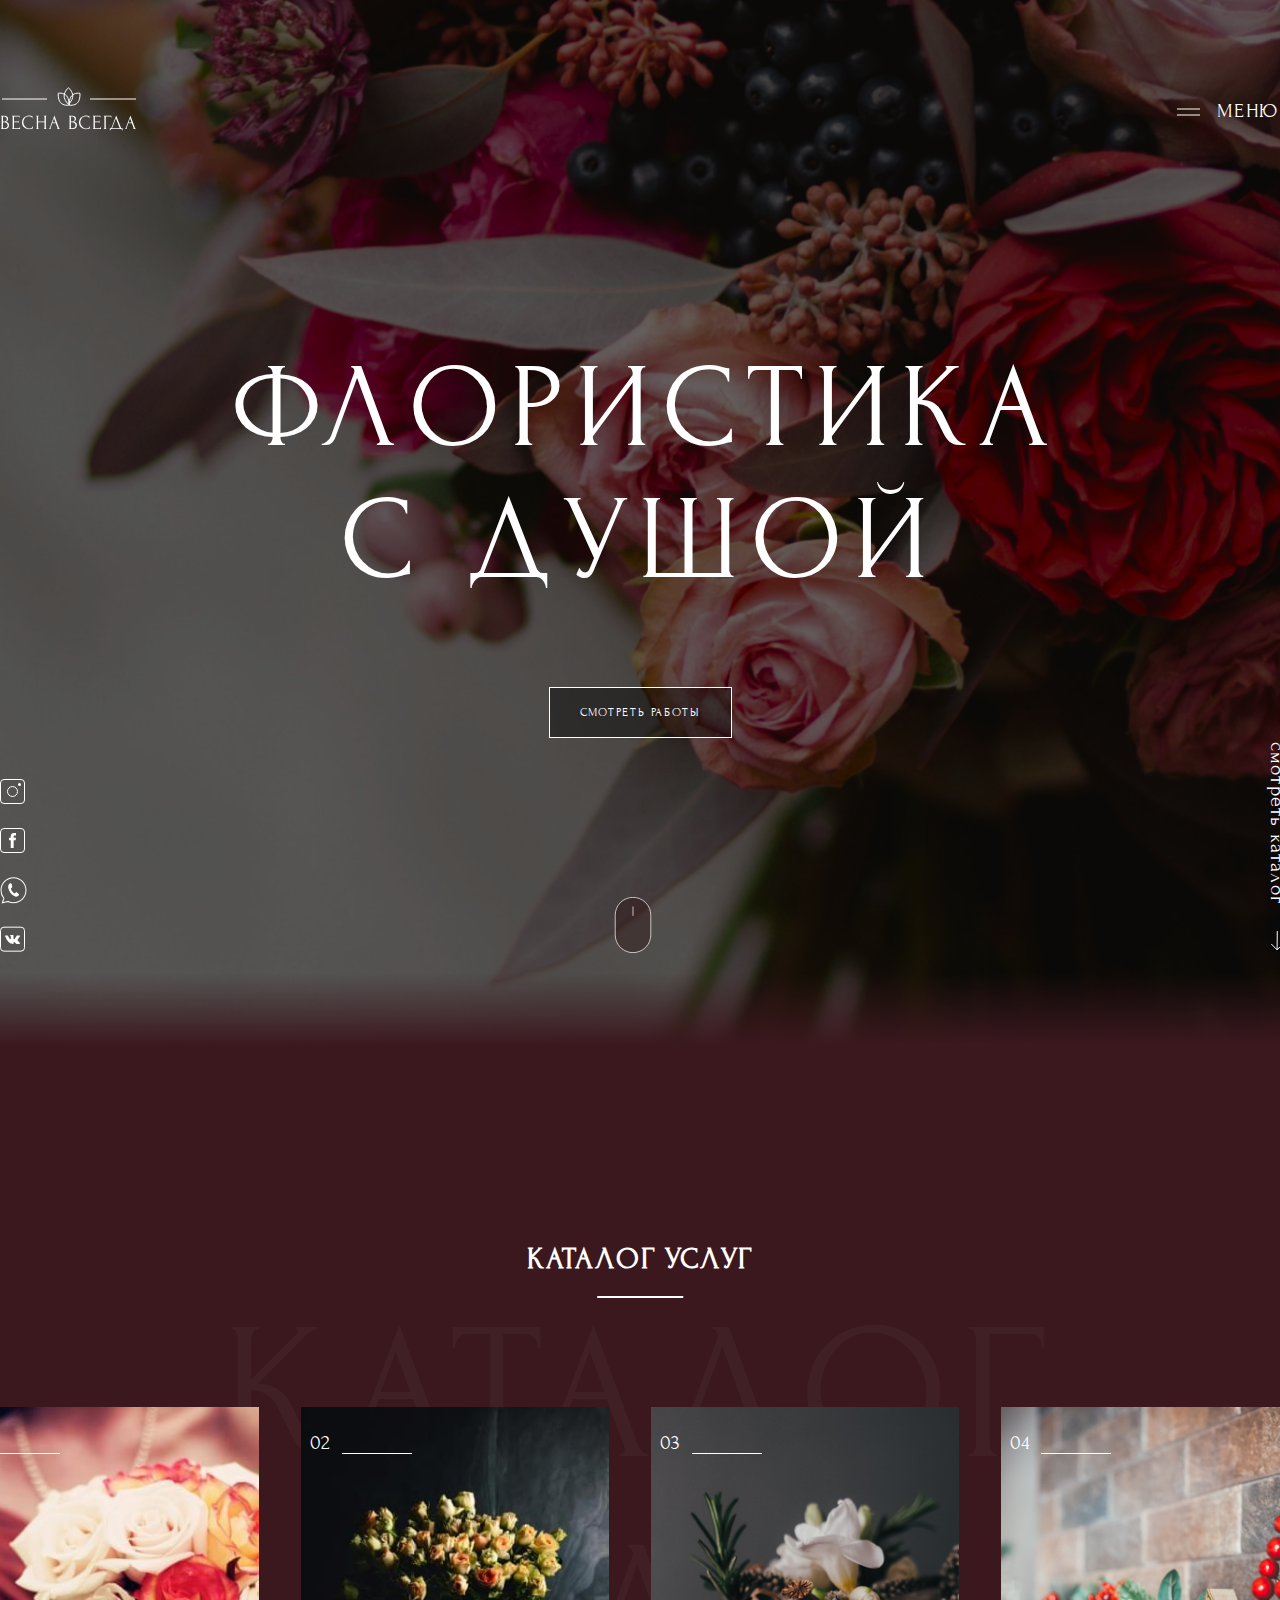
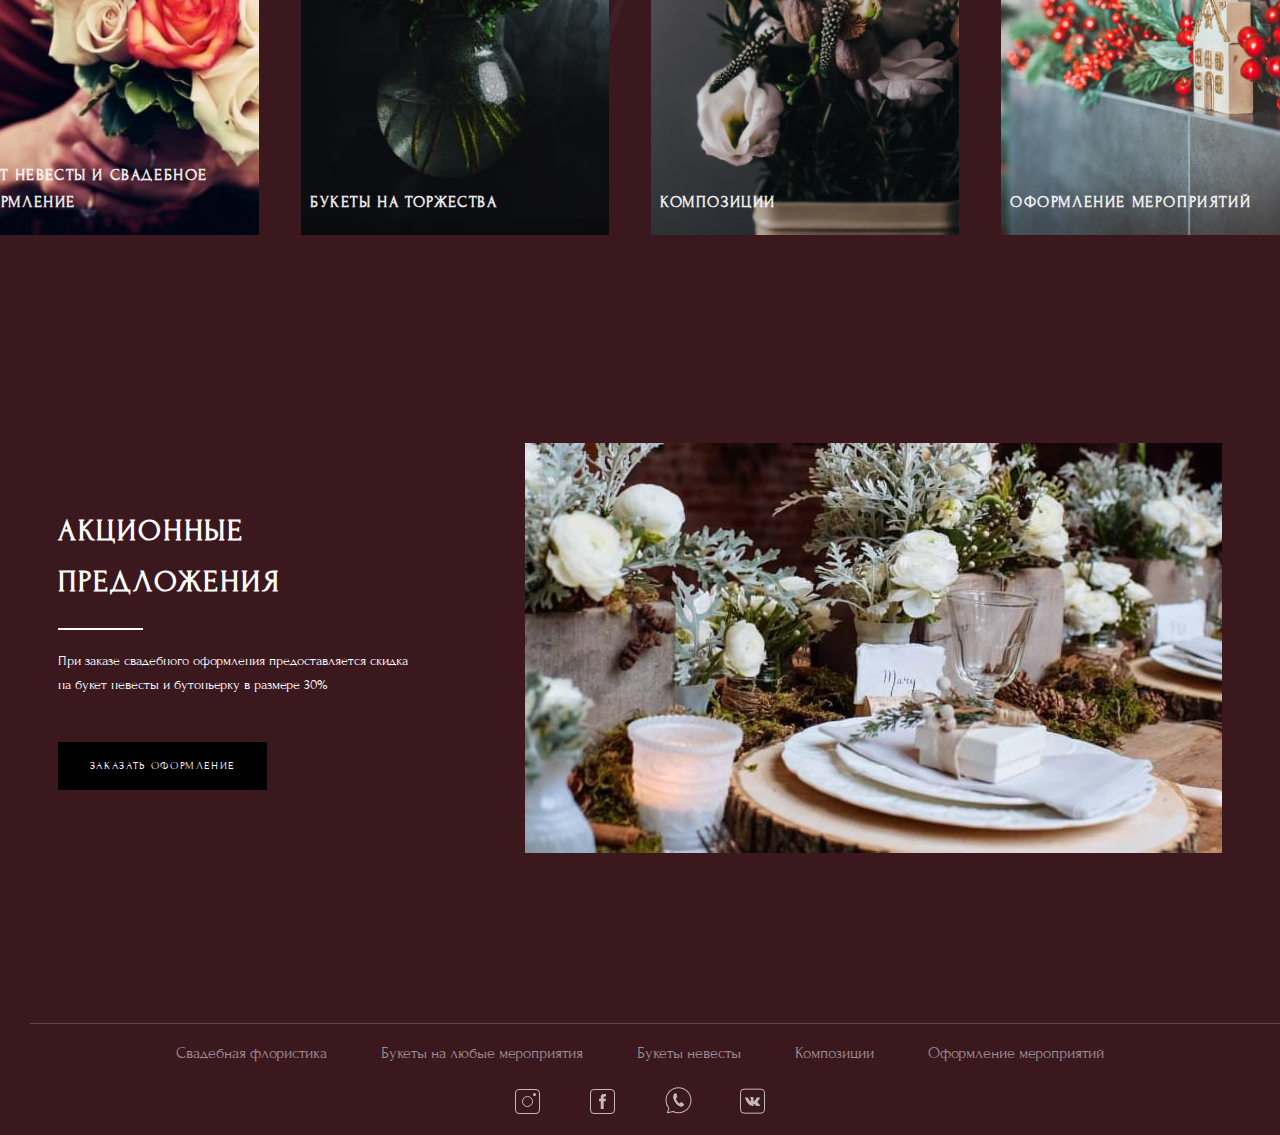
<file: index.html>
<!DOCTYPE html>
<html xmlns="http://www.w3.org/1999/xhtml">
  <head>
    <meta charset="utf-8" />
    <meta http-equiv="X-UA-Compatible" content="IE=edge" />
    <meta name="viewport" content="width=device-width, initial-scale=1" />
    <title>Весна всегда - флористика с душой</title>
    <link rel="stylesheet" type="text/css" href="./css/style.min.css" />
  </head>

  <body>
    <div class="p-m-top-background">
      <div class="c-menu" id="menu">
        <div class="container">
          <header class="c-menu-header p-m-menu-header">
            <div></div>
            <div href="#" class="c-logo header-logo c-menu-header__logo">
              <img class="c-logo-picture" alt="Logo" src="./images/logo.svg" />
            </div>
            <button class="c-button">
              <img
                src="./images/close.svg"
                alt="close"
                class="c-menu-header__close"
                id="close-menu"
              />
            </button>
          </header>
          <div class="c-menu-content">
            <div class="c-menu-navigation">
              <a href="./product_2.html" class="c-menu-navigation__item"
                >Cвадебная флористика</a
              >
              <a href="./product_1.html" class="c-menu-navigation__item"
                >Букеты на любые мероприятия</a
              >
              <a href="./product_3.html" class="c-menu-navigation__item"
                >Композиции</a
              >
              <a href="./product_4.html" class="c-menu-navigation__item"
                >Оформление мероприятий</a
              >
            </div>
            <div class="c-menu-socials c-socials">
              <a
                class="c-socials__item c-menu-socials__item"
                href="https://www.instagram.com"
              >
                <img
                  alt="Instagram"
                  src="./images/inst.svg"
                  class="c-socials__image c-menu-socials__icon"
                />
              </a>
              <a
                class="c-socials__item c-menu-socials__item"
                href="https://www.facebook.com/"
              >
                <img
                  alt="Facebook"
                  src="./images/fb.svg"
                  class="c-socials__image c-menu-socials__icon"
                />
              </a>
              <a
                class="c-socials__item c-menu-socials__item"
                href="https://www.whatsapp.com/?lang=ru"
              >
                <img
                  alt="Whatsapp"
                  src="./images/whatsapp.svg"
                  class="c-socials__image c-menu-socials__icon"
                />
              </a>
              <a
                class="c-socials__item c-menu-socials__item"
                href="https://vk.com/"
              >
                <img
                  alt="VK.com"
                  src="./images/vk.svg"
                  class="c-socials__image c-menu-socials__icon"
                />
              </a>
            </div>
          </div>
        </div>
      </div>

      <header class="header">
        <div class="container">
          <div class="header-navigation">
            <a href="#" class="c-logo header-logo"
              ><img class="c-logo-picture" alt="Logo" src="./images/logo.svg"
            /></a>
            <button
              class="c-button c-button--menu header-button-menu"
              id="open-menu"
            >
              <img
                class="c-button--menu-burger"
                src="./images/burger-btn.svg"
              /><span class="c-button--menu-name">Меню</span>
            </button>
          </div>
        </div>
      </header>
      <div class="container">
        <div class="p-m-introduction">
          <h1 class="p-m-introduction__heading">Флористика с душой</h1>
          <button
            class="c-button c-button--bordered p-m-introduction__watch-button"
          >
            Смотреть работы
          </button>
          <div class="p-m-introduction-footer">
            <div class="c-socials c-socials-top-page p-m-introduction-socials">
              <a
                class="c-socials__item p-m-introduction-socials__item"
                href="https://www.instagram.com"
              >
                <img
                  alt="Instagram"
                  src="./images/inst.svg"
                  class="c-socials__image p-m-introduction-socials__icon"
                />
              </a>
              <a
                class="c-socials__item p-m-introduction-socials__item"
                href="https://www.facebook.com/"
              >
                <img
                  alt="Facebook"
                  src="./images/fb.svg"
                  class="c-socials__image p-m-introduction-socials__icon"
                />
              </a>
              <a
                class="c-socials__item p-m-introduction-socials__item"
                href="https://www.whatsapp.com/?lang=ru"
              >
                <img
                  alt="Whatsapp"
                  src="./images/whatsapp.svg"
                  class="c-socials__image p-m-introduction-socials__icon"
                />
              </a>
              <a
                class="c-socials__item p-m-introduction-socials__item"
                href="https://vk.com/"
              >
                <img
                  alt="VK.com"
                  src="./images/vk.svg"
                  class="c-socials__image p-m-introduction-socials__icon"
                />
              </a>
            </div>
            <button
              class="c-button c-button--ellipse p-m-introduction-footer__scroll"
            >
              <img src="./images/header-btn.svg" />
            </button>
            <a
              class="
                c-button c-button--vertical
                p-m-introduction-footer-catalog-btn
              "
              href="#catalog"
            >
              <span class="p-m-introduction-footer-catalog-btn__text"
                >Смотреть каталог</span
              ><img
                class="
                  c-button--vertical__arrow
                  p-m-introduction-footer-catalog-btn__arrow
                "
                src="./images/arrow.svg"
              />
            </a>
          </div>
        </div>
      </div>
      <div class="p-m-top-background-graditent"></div>
    </div>
    <main>
      <section class="p-m-catalog">
        <div class="container p-m-catalog-container">
          <h2 class="c-heading p-m-catalog-heading" id="catalog">
            Каталог услуг
          </h2>
          <div class="c-catalog-list p-m-catalog-list">
            <div class="p-m-catalog-list-slider">
              <div class="c-product-card p-m-catalog-list-card">
                <a href="./product_2.html" class="p-m-catalog-list-link">
                  <div class="c-product-card-image p-m-catalog-list-card-image">
                    <img
                      src="./images/catalog_1.jpg"
                      alt="Букет невесты"
                      class="
                        c-product-card-image__item
                        p-m-catalog-list-card-image__item
                      "
                    />
                  </div>

                  <span
                    class="c-product-card__number p-m-catalog-list-card__number"
                    >01</span
                  >
                  <h3
                    class="
                      c-product-card__heading
                      p-m-catalog-list-card__heading
                    "
                  >
                    Букет невесты и свадебное оформление
                  </h3>
                  <button
                    class="
                      c-button c-button--white
                      p-m-catalog-list-card__button
                    "
                  >
                    Смотреть работы
                  </button>
                </a>
              </div>
              <div class="c-product-card p-m-catalog-list-card">
                <a href="./product_1.html" class="p-m-catalog-list-link">
                  <div class="c-product-card-image p-m-catalog-list-card-image">
                    <img
                      src="./images/catalog_2.jpg"
                      alt="Букеты на торжества"
                      class="
                        c-product-card-image__item
                        p-m-catalog-list-card-image__item
                      "
                    />
                  </div>
                  <span
                    class="c-product-card__number p-m-catalog-list-card__number"
                    >02</span
                  >
                  <h3
                    class="
                      c-product-card__heading
                      p-m-catalog-list-card__heading
                    "
                  >
                    Букеты на торжества
                  </h3>
                  <button
                    class="
                      c-button c-button--white
                      p-m-catalog-list-card__button
                    "
                  >
                    Смотреть работы
                  </button>
                </a>
              </div>
              <div class="c-product-card p-m-catalog-list-card">
                <a href="./product_3.html" class="p-m-catalog-list-link">
                  <div class="c-product-card-image p-m-catalog-list-card-image">
                    <img
                      src="./images/catalog_3.png"
                      alt="Композиции"
                      class="
                        c-product-card-image__item
                        p-m-catalog-list-card-image__item
                      "
                    />
                  </div>
                  <span
                    class="c-product-card__number p-m-catalog-list-card__number"
                    >03</span
                  >
                  <h3
                    class="
                      c-product-card__heading
                      p-m-catalog-list-card__heading
                    "
                  >
                    Композиции
                  </h3>
                  <button
                    class="
                      c-button c-button--white
                      p-m-catalog-list-card__button
                    "
                  >
                    Смотреть работы
                  </button>
                </a>
              </div>
              <div class="c-product-card p-m-catalog-list-card">
                <a href="./product_4.html" class="p-m-catalog-list-link">
                  <div class="c-product-card-image p-m-catalog-list-card-image">
                    <img
                      src="./images/catalog_4.png"
                      alt="Оформление мероприятий"
                      class="
                        c-product-card-image__item
                        p-m-catalog-list-card-image__item
                      "
                    />
                  </div>
                  <span
                    class="c-product-card__number p-m-catalog-list-card__number"
                    >04</span
                  >
                  <h3
                    class="
                      c-product-card__heading
                      p-m-catalog-list-card__heading
                    "
                  >
                    Оформление мероприятий
                  </h3>
                  <button
                    class="
                      c-button c-button--white
                      p-m-catalog-list-card__button
                    "
                  >
                    Смотреть работы
                  </button>
                </a>
              </div>
            </div>
          </div>
          <div class="c-slider-controls p-m-catalog-controls">
            <div
              class="
                c-slider-controls__item c-slider-controls__item--active
                p-m-catalog-controls__item
              "
              id="1"
            ></div>
            <div
              class="c-slider-controls__item p-m-catalog-controls__item"
              id="2"
            ></div>
            <div
              class="c-slider-controls__item p-m-catalog-controls__item"
              id="3"
            ></div>
            <div
              class="c-slider-controls__item p-m-catalog-controls__item"
              id="4"
            ></div>
          </div>
        </div>
      </section>
      <section class="p-m-sales">
        <div class="container p-m-sales-layout">
          <div class="p-m-sales-discription">
            <h2 class="c-heading p-m-sales-discription__heading">
              Акционные предложения
            </h2>
            <p class="p-m-sales-discription__content">
              При заказе свадебного оформления предоставляется скидка на букет
              невесты и бутоньерку в размере 30%
            </p>
            <button
              class="
                c-button c-button--transparent
                p-m-sales-discription__button
              "
              id="open-order"
            >
              Заказать оформление
            </button>
          </div>
          <div class="p-m-sales-background"></div>
        </div>
      </section>
      <div class="c-order" id="order-modal">
        <div class="c-order-content">
          <div class="c-order-image"></div>
          <div class="c-order-description">
            <button class="c-button c-order-close" id="close-order">
              <img
                src="./images/close.svg"
                alt="close"
                class="c-order-close__icon"
              />
            </button>
            <h2 class="c-heading c-order-description__heading">
              Оставьте свой номер и мы вам перезвоним!
            </h2>
            <form class="c-order-form">
              <input
                class="c-order-form__item"
                placeholder="Имя"
                type="text"
                name="name"
              />
              <input
                class="c-order-form__item"
                placeholder="Телефон"
                type="phone"
                name="phone"
              />
              <input
                class="c-order-form__button c-button c-button--bordered"
                type="submit"
                value="Позвоните мне"
              />
            </form>
          </div>
        </div>
      </div>
    </main>
    <footer class="footer">
      <div class="container">
        <div class="footer-navigation">
          <a class="footer-navigation__item" href="./product_2.html"
            >Cвадебная флористика</a
          >
          <a class="footer-navigation__item" href="./product_1.html"
            >Букеты на любые мероприятия</a
          >
          <a class="footer-navigation__item" href="./product_2.html"
            >Букеты невесты</a
          >
          <a class="footer-navigation__item" href="./product_3.html"
            >Композиции</a
          >
          <a class="footer-navigation__item" href="./product_4.html"
            >Оформление мероприятий</a
          >
        </div>
        <div class="c-socials c-socials-footer footer-socials">
          <a
            class="c-socials__item footer-socials__item"
            href="https://www.instagram.com"
          >
            <img alt="Instagram" src="./images/inst.svg" class="img-svg" />
          </a>
          <a
            class="c-socials__item footer-socials__item"
            href="https://www.facebook.com/"
          >
            <img alt="Facebook" src="./images/fb.svg" class="img-svg" />
          </a>
          <a
            class="c-socials__item footer-socials__item"
            href="https://www.whatsapp.com/?lang=ru"
          >
            <img alt="Whatsapp" src="./images/whatsapp.svg" class="img-svg" />
          </a>
          <a
            class="c-socials__item footer-socials__item"
            href="https://vk.com/"
          >
            <img alt="VK.com" src="./images/vk.svg" class="img-svg" />
          </a>
        </div>
      </div>
    </footer>
    <script src="./js/menu_order.js"></script>
    <script src="./js/main_slider.js"></script>
  </body>
</html>
</file>
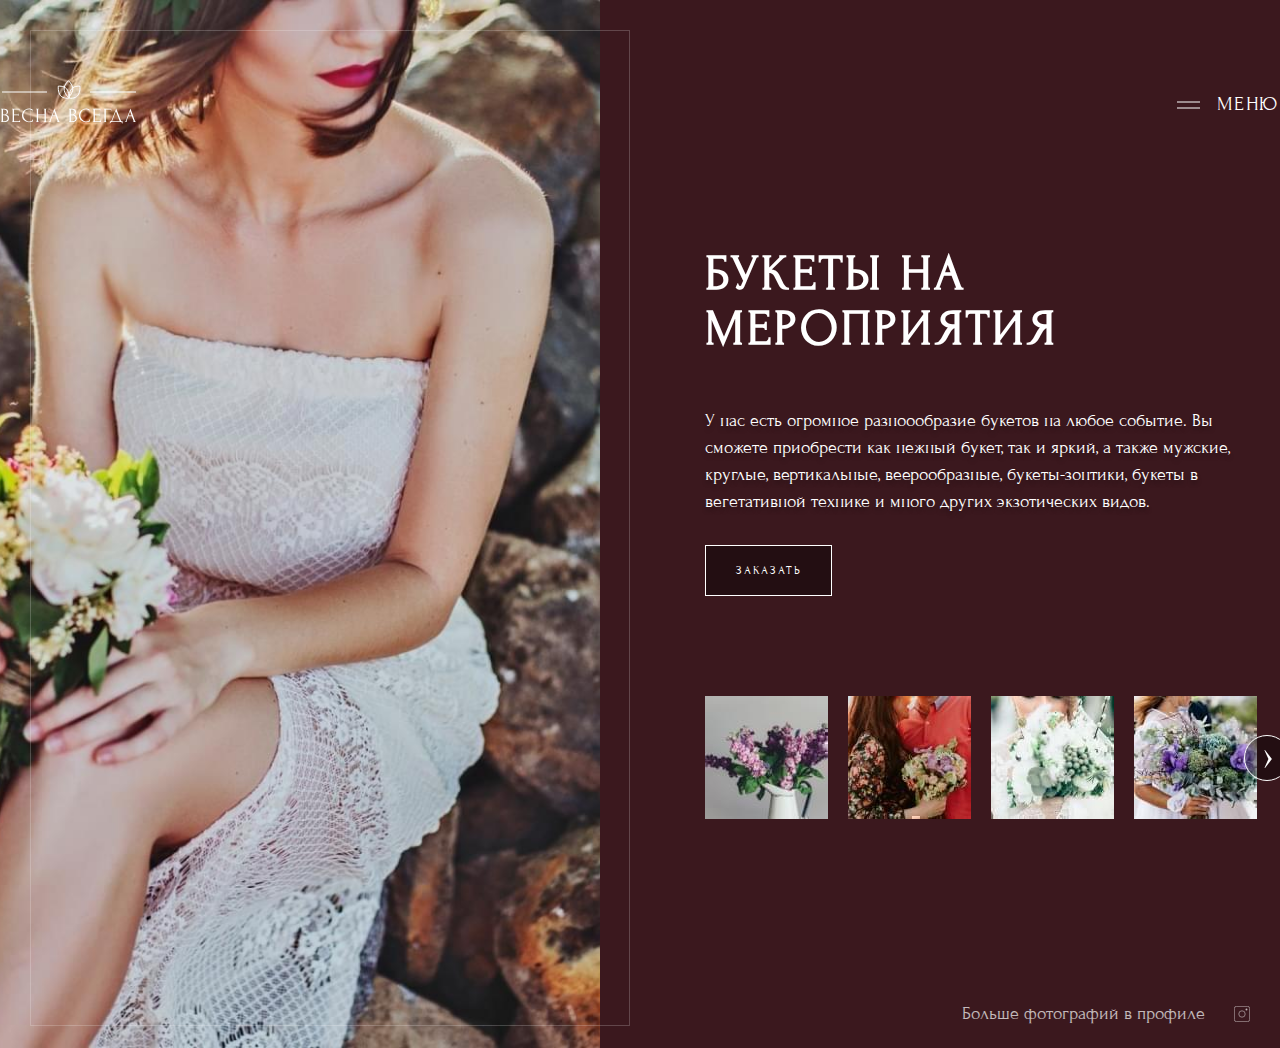
<file: product_1.html>
<!DOCTYPE html>
<html lang="ru">
  <head>
    <meta charset="UTF-8" />
    <meta http-equiv="X-UA-Compatible" content="IE=edge" />
    <meta name="viewport" content="width=device-width, initial-scale=1.0" />
    <title>Букеты на мероприятия</title>
    <link rel="stylesheet" type="text/css" href="./css/style.min.css" />
  </head>
  <body>
    <div class="p-p-f-relative">
      <header class="header header--product p-p-f-header">
        <div class="container">
          <div class="header-navigation p-p-f-header-navigation">
            <a
              href="./index.html"
              class="c-logo header-logo p-p-f-header-navigation__logo"
              ><img class="c-logo-picture" alt="Logo" src="./images/logo.svg"
            /></a>
            <button
              class="c-button c-button--menu header-button-menu"
              id="open-menu"
            >
              <img
                class="c-button--menu-burger"
                src="./images/burger-btn.svg"
              /><span class="c-button--menu-name">Меню</span>
            </button>
          </div>
        </div>
        <div class="c-menu" id="menu">
          <div class="container">
            <header class="c-menu-header">
              <div></div>
              <div href="#" class="c-logo header-logo c-menu-header__logo">
                <img
                  class="c-logo-picture"
                  alt="Logo"
                  src="./images/logo.svg"
                />
              </div>
              <button class="c-button">
                <img
                  src="./images/close.svg"
                  alt="close"
                  class="c-menu-header__close"
                  id="close-menu"
                />
              </button>
            </header>
            <div class="c-menu-content">
              <div class="c-menu-navigation">
                <a href="./product_2.html" class="c-menu-navigation__item"
                  >Cвадебная флористика</a
                >
                <a href="./product_1.html" class="c-menu-navigation__item"
                  >Букеты на любые мероприятия</a
                >
                <a href="./product_3.html" class="c-menu-navigation__item"
                  >Композиции</a
                >
                <a href="./product_4.html" class="c-menu-navigation__item"
                  >Оформление мероприятий</a
                >
              </div>
              <div class="c-menu-socials c-socials">
                <a
                  class="c-socials__item c-menu-socials__item"
                  href="https://www.instagram.com"
                >
                  <img
                    alt="Instagram"
                    src="./images/inst.svg"
                    class="c-socials__image c-menu-socials__icon"
                  />
                </a>
                <a
                  class="c-socials__item c-menu-socials__item"
                  href="https://www.facebook.com/"
                >
                  <img
                    alt="Facebook"
                    src="./images/fb.svg"
                    class="c-socials__image c-menu-socials__icon"
                  />
                </a>
                <a
                  class="c-socials__item c-menu-socials__item"
                  href="https://www.whatsapp.com/?lang=ru"
                >
                  <img
                    alt="Whatsapp"
                    src="./images/whatsapp.svg"
                    class="c-socials__image c-menu-socials__icon"
                  />
                </a>
                <a
                  class="c-socials__item c-menu-socials__item"
                  href="https://vk.com/"
                >
                  <img
                    alt="VK.com"
                    src="./images/vk.svg"
                    class="c-socials__image c-menu-socials__icon"
                  />
                </a>
              </div>
            </div>
          </div>
        </div>
      </header>
      <main>
        <div class="p-p-f">
          <div class="container">
            <div class="p-p-f-content">
              <div class="p-p-f-content-image">
                <img
                  src="./images/product_1.jpg"
                  alt="букеты на мероприятия"
                  class="p-p-f-content-image__item"
                />
              </div>
              <div class="p-p-f-content-column">
                <div class="p-p-f-content-description">
                  <h1
                    class="
                      c-heading c-heading--without-line
                      p-p-f-content-description__heading
                    "
                  >
                    Букеты на мероприятия
                  </h1>
                  <p class="p-p-f-content-description__text">
                    У нас есть огромное разноообразие букетов на любое событие.
                    Вы сможете приобрести как нежный букет, так и яркий, а также
                    мужские, круглые, вертикальные, веерообразные,
                    букеты-зонтики, букеты в вегетативной технике и много других
                    экзотических видов.
                  </p>
                  <button
                    class="
                      c-button c-button--bordered
                      p-p-f-content-description__button
                    "
                    id="open-order"
                  >
                    Заказать
                  </button>
                </div>
                <div class="c-slider p-p-f-content-description-slider">
                  <button
                    class="
                      c-button
                      c-button--bordered
                      c-button--circle
                      c-button--left
                      p-p-f-content-description-slider__button
                      p-p-f-content-description-slider__button--left
                      hide
                    "
                    id="prev-btn"
                  >
                    &#8249;
                  </button>
                  <div class="c-slider p-p-f-content-description-slider-images">
                    <div class="p-p-f-content-description-slider-images__block">
                      <img
                        alt="Букет"
                        src="./images/flowers1.jpg"
                        class="
                          c-slider__item
                          p-p-f-content-description-slider-images__item
                        "
                      />
                      <img
                        alt="Букет"
                        src="./images/flowers2.jpg"
                        class="
                          c-slider__item
                          p-p-f-content-description-slider-images__item
                        "
                      />
                      <img
                        alt="Букет"
                        src="./images/flowers3.jpg"
                        class="
                          c-slider__item
                          p-p-f-content-description-slider-images__item
                        "
                      />
                      <img
                        alt="Букет"
                        src="./images/flowers4.jpg"
                        class="
                          c-slider__item
                          p-p-f-content-description-slider-images__item
                        "
                      />
                      <img
                        alt="Букет"
                        src="./images/flowers5.jpg"
                        class="
                          c-slider__item
                          p-p-f-content-description-slider-images__item
                        "
                      />
                      <img
                        alt="Букет"
                        src="./images/flowers6.jpg"
                        class="
                          c-slider__item
                          p-p-f-content-description-slider-images__item
                        "
                      />
                      <img
                        alt="Букет"
                        src="./images/flowers7.jpg"
                        class="
                          c-slider__item
                          p-p-f-content-description-slider-images__item
                        "
                      />
                      <img
                        alt="Букет"
                        src="./images/flowers8.jpg"
                        class="
                          c-slider__item
                          p-p-f-content-description-slider-images__item
                        "
                      />
                    </div>
                  </div>
                  <button
                    class="
                      c-button
                      c-button--bordered
                      c-button--circle
                      c-button--right
                      p-p-f-content-description-slider__button
                      p-p-f-content-description-slider__button--right
                    "
                    id="next-btn"
                  >
                    &#8250;
                  </button>
                </div>
              </div>
            </div>
          </div>
        </div>
        <div class="c-order" id="order-modal">
          <div class="c-order-content">
            <div class="c-order-image"></div>
            <div class="c-order-description">
              <button class="c-button c-order-close" id="close-order">
                <img
                  src="./images/close.svg"
                  alt="close"
                  class="c-order-close__icon"
                />
              </button>
              <h2 class="c-heading c-order-description__heading">
                Оставьте свой номер и мы вам перезвоним!
              </h2>
              <form class="c-order-form">
                <input
                  class="c-order-form__item"
                  placeholder="Имя"
                  type="text"
                  name="name"
                />
                <input
                  class="c-order-form__item"
                  placeholder="Телефон"
                  type="phone"
                  name="phone"
                />
                <input
                  class="c-order-form__button c-button c-button--bordered"
                  type="submit"
                  value="Позвоните мне"
                />
              </form>
            </div>
          </div>
        </div>
      </main>
      <footer class="footer footer--product">
        <div class="container">
          <div class="footer--product-layout">
            <a
              class="footer-socials__item footer--product-layout__link"
              href="https://www.instagram.com"
            >
              <span class="footer--product-layout__text"
                >Больше фотографий в профиле</span
              >
              <img
                alt="Instagram"
                src="./images/inst.svg"
                class="footer--product-layout__icon"
              />
            </a>
          </div>
          <div class="footer--product-full">
            <div class="footer-navigation">
              <a class="footer-navigation__item" href="./product_2.html"
                >Cвадебная флористика</a
              >
              <a class="footer-navigation__item" href="./product_1.html"
                >Букеты на любые мероприятия</a
              >
              <a class="footer-navigation__item" href="./product_2.html"
                >Букеты невесты</a
              >
              <a class="footer-navigation__item" href="./product_3.html"
                >Композиции</a
              >
              <a class="footer-navigation__item" href="./product_4.html"
                >Оформление мероприятий</a
              >
            </div>
            <div class="c-socials c-socials-footer footer-socials">
              <a
                class="c-socials__item footer-socials__item"
                href="https://www.instagram.com"
              >
                <img alt="Instagram" src="./images/inst.svg" class="img-svg" />
              </a>
              <a
                class="c-socials__item footer-socials__item"
                href="https://www.facebook.com/"
              >
                <img alt="Facebook" src="./images/fb.svg" class="img-svg" />
              </a>
              <a
                class="c-socials__item footer-socials__item"
                href="https://www.whatsapp.com/?lang=ru"
              >
                <img
                  alt="Whatsapp"
                  src="./images/whatsapp.svg"
                  class="img-svg"
                />
              </a>
              <a
                class="c-socials__item footer-socials__item"
                href="https://vk.com/"
              >
                <img alt="VK.com" src="./images/vk.svg" class="img-svg" />
              </a>
            </div>
          </div>
        </div>
      </footer>
    </div>
    <script src="./js/menu_order.js"></script>
    <script src="./js/product_slider.js"></script>
  </body>
</html>
</file>
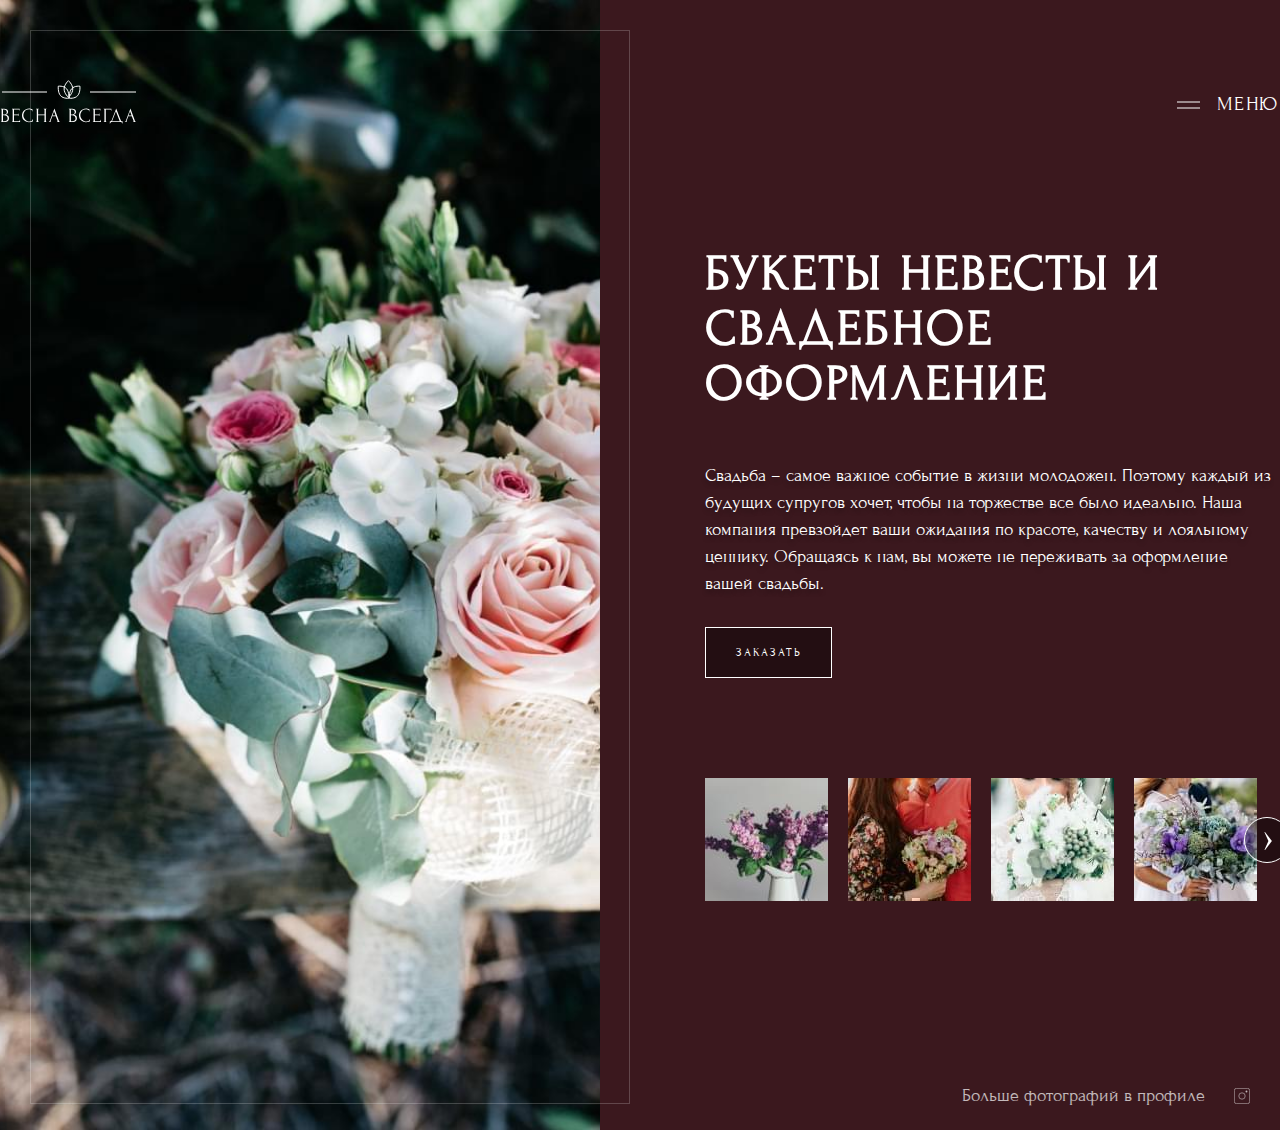
<file: product_2.html>
<!DOCTYPE html>
<html lang="ru">
  <head>
    <meta charset="UTF-8" />
    <meta http-equiv="X-UA-Compatible" content="IE=edge" />
    <meta name="viewport" content="width=device-width, initial-scale=1.0" />
    <title>Букеты невесты и свадебное оформление</title>
    <link rel="stylesheet" type="text/css" href="./css/style.min.css" />
  </head>
  <body>
    <div class="p-p-f-relative">
      <header class="header header--product p-p-f-header">
        <div class="container">
          <div class="header-navigation p-p-f-header-navigation">
            <a
              href="./index.html"
              class="c-logo header-logo p-p-f-header-navigation__logo"
              ><img class="c-logo-picture" alt="Logo" src="./images/logo.svg"
            /></a>
            <button
              class="c-button c-button--menu header-button-menu"
              id="open-menu"
            >
              <img
                class="c-button--menu-burger"
                src="./images/burger-btn.svg"
              /><span class="c-button--menu-name">Меню</span>
            </button>
          </div>
        </div>
        <div class="c-menu" id="menu">
          <div class="container">
            <header class="c-menu-header">
              <div></div>
              <div href="#" class="c-logo header-logo c-menu-header__logo">
                <img
                  class="c-logo-picture"
                  alt="Logo"
                  src="./images/logo.svg"
                />
              </div>
              <button class="c-button">
                <img
                  src="./images/close.svg"
                  alt="close"
                  class="c-menu-header__close"
                  id="close-menu"
                />
              </button>
            </header>
            <div class="c-menu-content">
              <div class="c-menu-navigation">
                <a href="./product_2.html" class="c-menu-navigation__item"
                  >Cвадебная флористика</a
                >
                <a href="./product_1.html" class="c-menu-navigation__item"
                  >Букеты на любые мероприятия</a
                >
                <a href="./product_3.html" class="c-menu-navigation__item"
                  >Композиции</a
                >
                <a href="./product_4.html" class="c-menu-navigation__item"
                  >Оформление мероприятий</a
                >
              </div>
              <div class="c-menu-socials c-socials">
                <a
                  class="c-socials__item c-menu-socials__item"
                  href="https://www.instagram.com"
                >
                  <img
                    alt="Instagram"
                    src="./images/inst.svg"
                    class="c-socials__image c-menu-socials__icon"
                  />
                </a>
                <a
                  class="c-socials__item c-menu-socials__item"
                  href="https://www.facebook.com/"
                >
                  <img
                    alt="Facebook"
                    src="./images/fb.svg"
                    class="c-socials__image c-menu-socials__icon"
                  />
                </a>
                <a
                  class="c-socials__item c-menu-socials__item"
                  href="https://www.whatsapp.com/?lang=ru"
                >
                  <img
                    alt="Whatsapp"
                    src="./images/whatsapp.svg"
                    class="c-socials__image c-menu-socials__icon"
                  />
                </a>
                <a
                  class="c-socials__item c-menu-socials__item"
                  href="https://vk.com/"
                >
                  <img
                    alt="VK.com"
                    src="./images/vk.svg"
                    class="c-socials__image c-menu-socials__icon"
                  />
                </a>
              </div>
            </div>
          </div>
        </div>
      </header>
      <main>
        <div class="p-p-f">
          <div class="container">
            <div class="p-p-f-content">
              <div class="p-p-f-content-image">
                <img
                  src="./images/product_2.jpg"
                  alt="букет невесты"
                  class="p-p-f-content-image__item"
                />
              </div>
              <div class="p-p-f-content-column">
                <div class="p-p-f-content-description">
                  <h1
                    class="
                      c-heading c-heading--without-line
                      p-p-f-content-description__heading
                    "
                  >
                    Букеты невесты и свадебное оформление
                  </h1>
                  <p class="p-p-f-content-description__text">
                    Свадьба – самое важное событие в жизни молодожен. Поэтому
                    каждый из будущих супругов хочет, чтобы на торжестве все
                    было идеально. Наша компания превзойдет ваши ожидания по
                    красоте, качеству и лояльному ценнику. Обращаясь к нам, вы
                    можете не переживать за оформление вашей свадьбы.
                  </p>
                  <button
                    class="
                      c-button c-button--bordered
                      p-p-f-content-description__button
                    "
                    id="open-order"
                  >
                    Заказать
                  </button>
                </div>
                <div class="c-slider p-p-f-content-description-slider">
                  <button
                    class="
                      c-button
                      c-button--bordered
                      c-button--circle
                      c-button--left
                      p-p-f-content-description-slider__button
                      p-p-f-content-description-slider__button--left
                      hide
                    "
                    id="prev-btn"
                  >
                    &#8249;
                  </button>
                  <div class="c-slider p-p-f-content-description-slider-images">
                    <div class="p-p-f-content-description-slider-images__block">
                      <img
                        alt="Букет"
                        src="./images/flowers1.jpg"
                        class="
                          c-slider__item
                          p-p-f-content-description-slider-images__item
                        "
                      />
                      <img
                        alt="Букет"
                        src="./images/flowers2.jpg"
                        class="
                          c-slider__item
                          p-p-f-content-description-slider-images__item
                        "
                      />
                      <img
                        alt="Букет"
                        src="./images/flowers3.jpg"
                        class="
                          c-slider__item
                          p-p-f-content-description-slider-images__item
                        "
                      />
                      <img
                        alt="Букет"
                        src="./images/flowers4.jpg"
                        class="
                          c-slider__item
                          p-p-f-content-description-slider-images__item
                        "
                      />
                      <img
                        alt="Букет"
                        src="./images/flowers5.jpg"
                        class="
                          c-slider__item
                          p-p-f-content-description-slider-images__item
                        "
                      />
                      <img
                        alt="Букет"
                        src="./images/flowers6.jpg"
                        class="
                          c-slider__item
                          p-p-f-content-description-slider-images__item
                        "
                      />
                      <img
                        alt="Букет"
                        src="./images/flowers7.jpg"
                        class="
                          c-slider__item
                          p-p-f-content-description-slider-images__item
                        "
                      />
                      <img
                        alt="Букет"
                        src="./images/flowers8.jpg"
                        class="
                          c-slider__item
                          p-p-f-content-description-slider-images__item
                        "
                      />
                    </div>
                  </div>
                  <button
                    class="
                      c-button
                      c-button--bordered
                      c-button--circle
                      c-button--right
                      p-p-f-content-description-slider__button
                      p-p-f-content-description-slider__button--right
                    "
                    id="next-btn"
                  >
                    &#8250;
                  </button>
                </div>
              </div>
            </div>
          </div>
        </div>
        <div class="c-order" id="order-modal">
          <div class="c-order-content">
            <div class="c-order-image"></div>
            <div class="c-order-description">
              <button class="c-button c-order-close" id="close-order">
                <img
                  src="./images/close.svg"
                  alt="close"
                  class="c-order-close__icon"
                />
              </button>
              <h2 class="c-heading c-order-description__heading">
                Оставьте свой номер и мы вам перезвоним!
              </h2>
              <form class="c-order-form">
                <input
                  class="c-order-form__item"
                  placeholder="Имя"
                  type="text"
                  name="name"
                />
                <input
                  class="c-order-form__item"
                  placeholder="Телефон"
                  type="phone"
                  name="phone"
                />
                <input
                  class="c-order-form__button c-button c-button--bordered"
                  type="submit"
                  value="Позвоните мне"
                />
              </form>
            </div>
          </div>
        </div>
      </main>
      <footer class="footer footer--product">
        <div class="container">
          <div class="footer--product-layout">
            <a
              class="footer-socials__item footer--product-layout__link"
              href="https://www.instagram.com"
            >
              <span class="footer--product-layout__text"
                >Больше фотографий в профиле</span
              >
              <img
                alt="Instagram"
                src="./images/inst.svg"
                class="footer--product-layout__icon"
              />
            </a>
          </div>
          <div class="footer--product-full">
            <div class="footer-navigation">
              <a class="footer-navigation__item" href="./product_2.html"
                >Cвадебная флористика</a
              >
              <a class="footer-navigation__item" href="./product_1.html"
                >Букеты на любые мероприятия</a
              >
              <a class="footer-navigation__item" href="./product_2.html"
                >Букеты невесты</a
              >
              <a class="footer-navigation__item" href="./product_3.html"
                >Композиции</a
              >
              <a class="footer-navigation__item" href="./product_4.html"
                >Оформление мероприятий</a
              >
            </div>
            <div class="c-socials c-socials-footer footer-socials">
              <a
                class="c-socials__item footer-socials__item"
                href="https://www.instagram.com"
              >
                <img alt="Instagram" src="./images/inst.svg" class="img-svg" />
              </a>
              <a
                class="c-socials__item footer-socials__item"
                href="https://www.facebook.com/"
              >
                <img alt="Facebook" src="./images/fb.svg" class="img-svg" />
              </a>
              <a
                class="c-socials__item footer-socials__item"
                href="https://www.whatsapp.com/?lang=ru"
              >
                <img
                  alt="Whatsapp"
                  src="./images/whatsapp.svg"
                  class="img-svg"
                />
              </a>
              <a
                class="c-socials__item footer-socials__item"
                href="https://vk.com/"
              >
                <img alt="VK.com" src="./images/vk.svg" class="img-svg" />
              </a>
            </div>
          </div>
        </div>
      </footer>
    </div>
    <script src="./js/menu_order.js"></script>
    <script src="./js/product_slider.js"></script>
  </body>
</html>
</file>
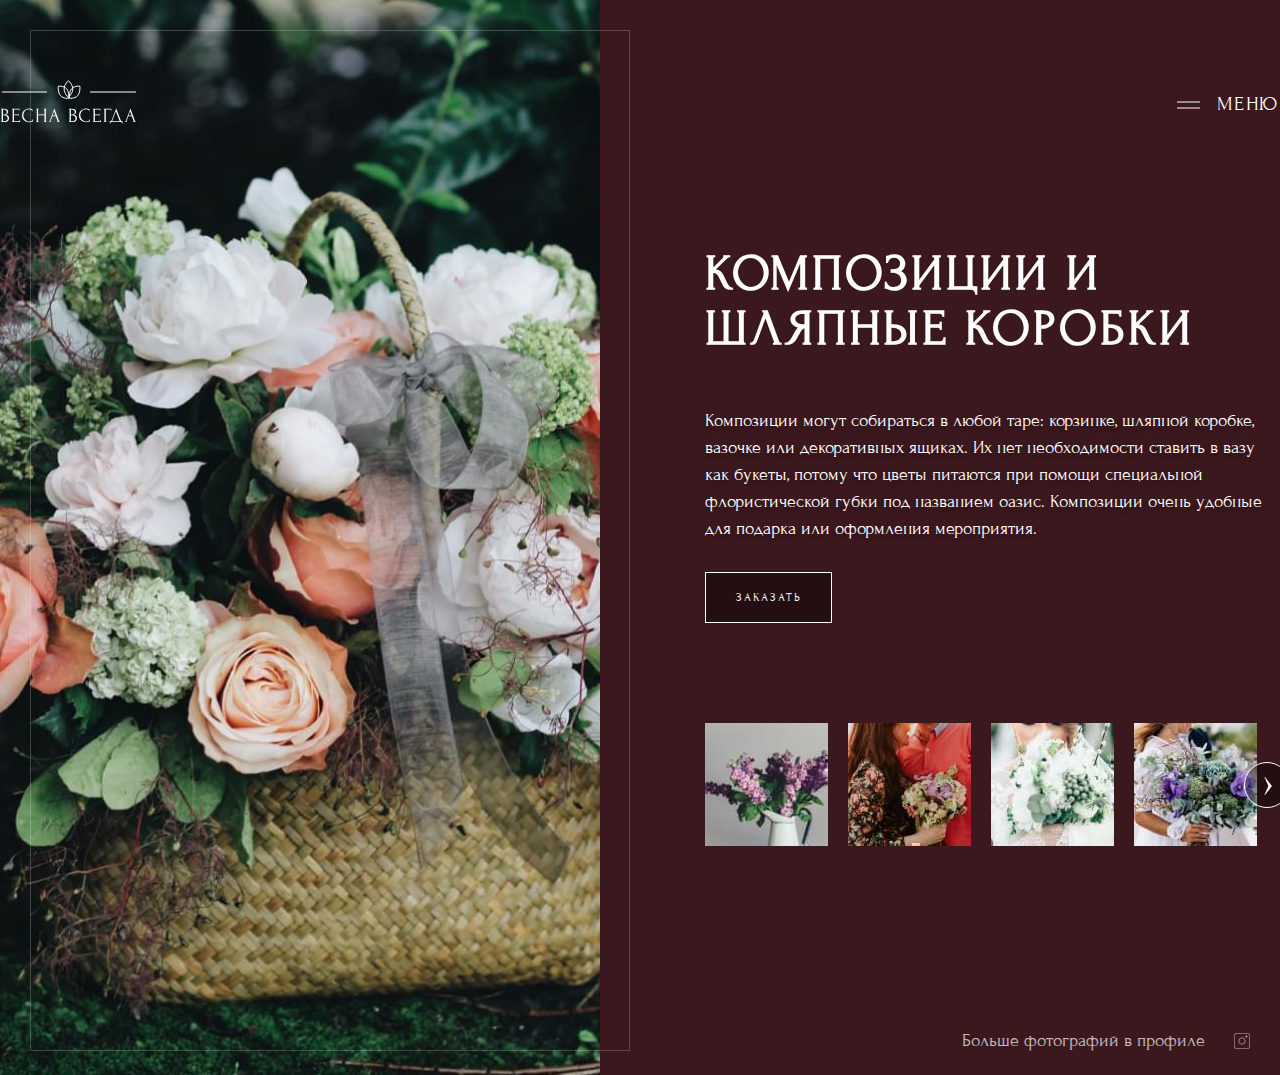
<file: product_3.html>
<!DOCTYPE html>
<html lang="ru">
  <head>
    <meta charset="UTF-8" />
    <meta http-equiv="X-UA-Compatible" content="IE=edge" />
    <meta name="viewport" content="width=device-width, initial-scale=1.0" />
    <title>Композиции и шляпные коробки</title>
    <link rel="stylesheet" type="text/css" href="./css/style.min.css" />
  </head>
  <body>
    <div class="p-p-f-relative">
      <header class="header header--product p-p-f-header">
        <div class="container">
          <div class="header-navigation p-p-f-header-navigation">
            <a
              href="./index.html"
              class="c-logo header-logo p-p-f-header-navigation__logo"
              ><img class="c-logo-picture" alt="Logo" src="./images/logo.svg"
            /></a>
            <button
              class="c-button c-button--menu header-button-menu"
              id="open-menu"
            >
              <img
                class="c-button--menu-burger"
                src="./images/burger-btn.svg"
              /><span class="c-button--menu-name">Меню</span>
            </button>
          </div>
        </div>
        <div class="c-menu" id="menu">
          <div class="container">
            <header class="c-menu-header">
              <div></div>
              <div href="#" class="c-logo header-logo c-menu-header__logo">
                <img
                  class="c-logo-picture"
                  alt="Logo"
                  src="./images/logo.svg"
                />
              </div>
              <button class="c-button">
                <img
                  src="./images/close.svg"
                  alt="close"
                  class="c-menu-header__close"
                  id="close-menu"
                />
              </button>
            </header>
            <div class="c-menu-content">
              <div class="c-menu-navigation">
                <a href="./product_2.html" class="c-menu-navigation__item"
                  >Cвадебная флористика</a
                >
                <a href="./product_1.html" class="c-menu-navigation__item"
                  >Букеты на любые мероприятия</a
                >
                <a href="./product_3.html" class="c-menu-navigation__item"
                  >Композиции</a
                >
                <a href="./product_4.html" class="c-menu-navigation__item"
                  >Оформление мероприятий</a
                >
              </div>
              <div class="c-menu-socials c-socials">
                <a
                  class="c-socials__item c-menu-socials__item"
                  href="https://www.instagram.com"
                >
                  <img
                    alt="Instagram"
                    src="./images/inst.svg"
                    class="c-socials__image c-menu-socials__icon"
                  />
                </a>
                <a
                  class="c-socials__item c-menu-socials__item"
                  href="https://www.facebook.com/"
                >
                  <img
                    alt="Facebook"
                    src="./images/fb.svg"
                    class="c-socials__image c-menu-socials__icon"
                  />
                </a>
                <a
                  class="c-socials__item c-menu-socials__item"
                  href="https://www.whatsapp.com/?lang=ru"
                >
                  <img
                    alt="Whatsapp"
                    src="./images/whatsapp.svg"
                    class="c-socials__image c-menu-socials__icon"
                  />
                </a>
                <a
                  class="c-socials__item c-menu-socials__item"
                  href="https://vk.com/"
                >
                  <img
                    alt="VK.com"
                    src="./images/vk.svg"
                    class="c-socials__image c-menu-socials__icon"
                  />
                </a>
              </div>
            </div>
          </div>
        </div>
      </header>
      <main>
        <div class="p-p-f">
          <div class="container">
            <div class="p-p-f-content">
              <div class="p-p-f-content-image">
                <img
                  src="./images/product_3.jpg"
                  alt="композиции"
                  class="p-p-f-content-image__item"
                />
              </div>
              <div class="p-p-f-content-column">
                <div class="p-p-f-content-description">
                  <h1
                    class="
                      c-heading c-heading--without-line
                      p-p-f-content-description__heading
                    "
                  >
                    Композиции и шляпные коробки
                  </h1>
                  <p class="p-p-f-content-description__text">
                    Композиции могут собираться в любой таре: корзинке, шляпной
                    коробке, вазочке или декоративных ящиках. Их нет
                    необходимости ставить в вазу как букеты, потому что цветы
                    питаются при помощи специальной флористической губки под
                    названием оазис. Композиции очень удобные для подарка или
                    оформления мероприятия.
                  </p>
                  <button
                    class="
                      c-button c-button--bordered
                      p-p-f-content-description__button
                    "
                    id="open-order"
                  >
                    Заказать
                  </button>
                </div>
                <div class="c-slider p-p-f-content-description-slider">
                  <button
                    class="
                      c-button
                      c-button--bordered
                      c-button--circle
                      c-button--left
                      p-p-f-content-description-slider__button
                      p-p-f-content-description-slider__button--left
                      hide
                    "
                    id="prev-btn"
                  >
                    &#8249;
                  </button>
                  <div class="c-slider p-p-f-content-description-slider-images">
                    <div class="p-p-f-content-description-slider-images__block">
                      <img
                        alt="Букет"
                        src="./images/flowers1.jpg"
                        class="
                          c-slider__item
                          p-p-f-content-description-slider-images__item
                        "
                      />
                      <img
                        alt="Букет"
                        src="./images/flowers2.jpg"
                        class="
                          c-slider__item
                          p-p-f-content-description-slider-images__item
                        "
                      />
                      <img
                        alt="Букет"
                        src="./images/flowers3.jpg"
                        class="
                          c-slider__item
                          p-p-f-content-description-slider-images__item
                        "
                      />
                      <img
                        alt="Букет"
                        src="./images/flowers4.jpg"
                        class="
                          c-slider__item
                          p-p-f-content-description-slider-images__item
                        "
                      />
                      <img
                        alt="Букет"
                        src="./images/flowers5.jpg"
                        class="
                          c-slider__item
                          p-p-f-content-description-slider-images__item
                        "
                      />
                      <img
                        alt="Букет"
                        src="./images/flowers6.jpg"
                        class="
                          c-slider__item
                          p-p-f-content-description-slider-images__item
                        "
                      />
                      <img
                        alt="Букет"
                        src="./images/flowers7.jpg"
                        class="
                          c-slider__item
                          p-p-f-content-description-slider-images__item
                        "
                      />
                      <img
                        alt="Букет"
                        src="./images/flowers8.jpg"
                        class="
                          c-slider__item
                          p-p-f-content-description-slider-images__item
                        "
                      />
                    </div>
                  </div>
                  <button
                    class="
                      c-button
                      c-button--bordered
                      c-button--circle
                      c-button--right
                      p-p-f-content-description-slider__button
                      p-p-f-content-description-slider__button--right
                    "
                    id="next-btn"
                  >
                    &#8250;
                  </button>
                </div>
              </div>
            </div>
          </div>
        </div>
        <div class="c-order" id="order-modal">
          <div class="c-order-content">
            <div class="c-order-image"></div>
            <div class="c-order-description">
              <button class="c-button c-order-close" id="close-order">
                <img
                  src="./images/close.svg"
                  alt="close"
                  class="c-order-close__icon"
                />
              </button>
              <h2 class="c-heading c-order-description__heading">
                Оставьте свой номер и мы вам перезвоним!
              </h2>
              <form class="c-order-form">
                <input
                  class="c-order-form__item"
                  placeholder="Имя"
                  type="text"
                  name="name"
                />
                <input
                  class="c-order-form__item"
                  placeholder="Телефон"
                  type="phone"
                  name="phone"
                />
                <input
                  class="c-order-form__button c-button c-button--bordered"
                  type="submit"
                  value="Позвоните мне"
                />
              </form>
            </div>
          </div>
        </div>
      </main>
      <footer class="footer footer--product">
        <div class="container">
          <div class="footer--product-layout">
            <a
              class="footer-socials__item footer--product-layout__link"
              href="https://www.instagram.com"
            >
              <span class="footer--product-layout__text"
                >Больше фотографий в профиле</span
              >
              <img
                alt="Instagram"
                src="./images/inst.svg"
                class="footer--product-layout__icon"
              />
            </a>
          </div>
          <div class="footer--product-full">
            <div class="footer-navigation">
              <a class="footer-navigation__item" href="./product_2.html"
                >Cвадебная флористика</a
              >
              <a class="footer-navigation__item" href="./product_1.html"
                >Букеты на любые мероприятия</a
              >
              <a class="footer-navigation__item" href="./product_2.html"
                >Букеты невесты</a
              >
              <a class="footer-navigation__item" href="./product_3.html"
                >Композиции</a
              >
              <a class="footer-navigation__item" href="./product_4.html"
                >Оформление мероприятий</a
              >
            </div>
            <div class="c-socials c-socials-footer footer-socials">
              <a
                class="c-socials__item footer-socials__item"
                href="https://www.instagram.com"
              >
                <img alt="Instagram" src="./images/inst.svg" class="img-svg" />
              </a>
              <a
                class="c-socials__item footer-socials__item"
                href="https://www.facebook.com/"
              >
                <img alt="Facebook" src="./images/fb.svg" class="img-svg" />
              </a>
              <a
                class="c-socials__item footer-socials__item"
                href="https://www.whatsapp.com/?lang=ru"
              >
                <img
                  alt="Whatsapp"
                  src="./images/whatsapp.svg"
                  class="img-svg"
                />
              </a>
              <a
                class="c-socials__item footer-socials__item"
                href="https://vk.com/"
              >
                <img alt="VK.com" src="./images/vk.svg" class="img-svg" />
              </a>
            </div>
          </div>
        </div>
      </footer>
    </div>
    <script src="./js/menu_order.js"></script>
    <script src="./js/product_slider.js"></script>
  </body>
</html>
</file>
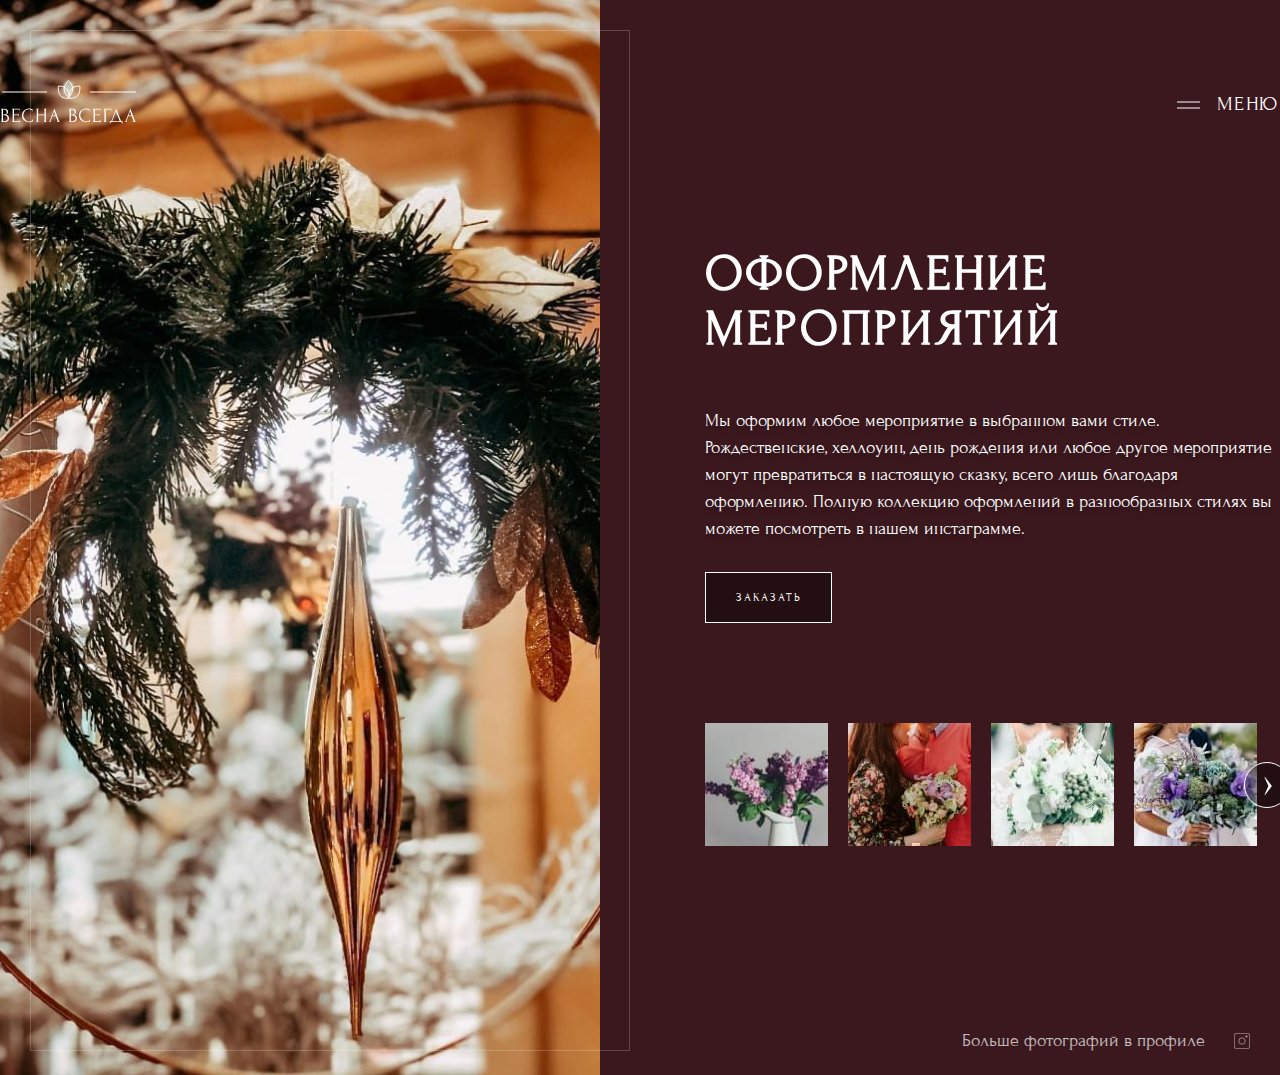
<file: product_4.html>
<!DOCTYPE html>
<html lang="ru">
  <head>
    <meta charset="UTF-8" />
    <meta http-equiv="X-UA-Compatible" content="IE=edge" />
    <meta name="viewport" content="width=device-width, initial-scale=1.0" />
    <title>Оформление мероприятий</title>
    <link rel="stylesheet" type="text/css" href="./css/style.min.css" />
  </head>
  <body>
    <div class="p-p-f-relative">
      <header class="header header--product p-p-f-header">
        <div class="container">
          <div class="header-navigation p-p-f-header-navigation">
            <a
              href="./index.html"
              class="c-logo header-logo p-p-f-header-navigation__logo"
              ><img class="c-logo-picture" alt="Logo" src="./images/logo.svg"
            /></a>
            <button
              class="c-button c-button--menu header-button-menu"
              id="open-menu"
            >
              <img
                class="c-button--menu-burger"
                src="./images/burger-btn.svg"
              /><span class="c-button--menu-name">Меню</span>
            </button>
          </div>
        </div>
        <div class="c-menu" id="menu">
          <div class="container">
            <header class="c-menu-header">
              <div></div>
              <div href="#" class="c-logo header-logo c-menu-header__logo">
                <img
                  class="c-logo-picture"
                  alt="Logo"
                  src="./images/logo.svg"
                />
              </div>
              <button class="c-button">
                <img
                  src="./images/close.svg"
                  alt="close"
                  class="c-menu-header__close"
                  id="close-menu"
                />
              </button>
            </header>
            <div class="c-menu-content">
              <div class="c-menu-navigation">
                <a href="./product_2.html" class="c-menu-navigation__item"
                  >Cвадебная флористика</a
                >
                <a href="./product_1.html" class="c-menu-navigation__item"
                  >Букеты на любые мероприятия</a
                >
                <a href="./product_3.html" class="c-menu-navigation__item"
                  >Композиции</a
                >
                <a href="./product_4.html" class="c-menu-navigation__item"
                  >Оформление мероприятий</a
                >
              </div>
              <div class="c-menu-socials c-socials">
                <a
                  class="c-socials__item c-menu-socials__item"
                  href="https://www.instagram.com"
                >
                  <img
                    alt="Instagram"
                    src="./images/inst.svg"
                    class="c-socials__image c-menu-socials__icon"
                  />
                </a>
                <a
                  class="c-socials__item c-menu-socials__item"
                  href="https://www.facebook.com/"
                >
                  <img
                    alt="Facebook"
                    src="./images/fb.svg"
                    class="c-socials__image c-menu-socials__icon"
                  />
                </a>
                <a
                  class="c-socials__item c-menu-socials__item"
                  href="https://www.whatsapp.com/?lang=ru"
                >
                  <img
                    alt="Whatsapp"
                    src="./images/whatsapp.svg"
                    class="c-socials__image c-menu-socials__icon"
                  />
                </a>
                <a
                  class="c-socials__item c-menu-socials__item"
                  href="https://vk.com/"
                >
                  <img
                    alt="VK.com"
                    src="./images/vk.svg"
                    class="c-socials__image c-menu-socials__icon"
                  />
                </a>
              </div>
            </div>
          </div>
        </div>
      </header>
      <main>
        <div class="p-p-f">
          <div class="container">
            <div class="p-p-f-content">
              <div class="p-p-f-content-image">
                <img
                  src="./images/product_4.jpg"
                  alt="оформление мероприятий"
                  class="p-p-f-content-image__item"
                />
              </div>
              <div class="p-p-f-content-column">
                <div class="p-p-f-content-description">
                  <h1
                    class="
                      c-heading c-heading--without-line
                      p-p-f-content-description__heading
                    "
                  >
                    Оформление мероприятий
                  </h1>
                  <p class="p-p-f-content-description__text">
                    Мы оформим любое мероприятие в выбранном вами стиле.
                    Рождественские, хеллоуин, день рождения или любое другое
                    мероприятие могут превратиться в настоящую сказку, всего
                    лишь благодаря оформлению. Полную коллекцию оформлений в
                    разнообразных стилях вы можете посмотреть в нашем
                    инстаграмме.
                  </p>
                  <button
                    class="
                      c-button c-button--bordered
                      p-p-f-content-description__button
                    "
                    id="open-order"
                  >
                    Заказать
                  </button>
                </div>
                <div class="c-slider p-p-f-content-description-slider">
                  <button
                    class="
                      c-button
                      c-button--bordered
                      c-button--circle
                      c-button--left
                      p-p-f-content-description-slider__button
                      p-p-f-content-description-slider__button--left
                      hide
                    "
                    id="prev-btn"
                  >
                    &#8249;
                  </button>
                  <div class="c-slider p-p-f-content-description-slider-images">
                    <div class="p-p-f-content-description-slider-images__block">
                      <img
                        alt="Букет"
                        src="./images/flowers1.jpg"
                        class="
                          c-slider__item
                          p-p-f-content-description-slider-images__item
                        "
                      />
                      <img
                        alt="Букет"
                        src="./images/flowers2.jpg"
                        class="
                          c-slider__item
                          p-p-f-content-description-slider-images__item
                        "
                      />
                      <img
                        alt="Букет"
                        src="./images/flowers3.jpg"
                        class="
                          c-slider__item
                          p-p-f-content-description-slider-images__item
                        "
                      />
                      <img
                        alt="Букет"
                        src="./images/flowers4.jpg"
                        class="
                          c-slider__item
                          p-p-f-content-description-slider-images__item
                        "
                      />
                      <img
                        alt="Букет"
                        src="./images/flowers5.jpg"
                        class="
                          c-slider__item
                          p-p-f-content-description-slider-images__item
                        "
                      />
                      <img
                        alt="Букет"
                        src="./images/flowers6.jpg"
                        class="
                          c-slider__item
                          p-p-f-content-description-slider-images__item
                        "
                      />
                      <img
                        alt="Букет"
                        src="./images/flowers7.jpg"
                        class="
                          c-slider__item
                          p-p-f-content-description-slider-images__item
                        "
                      />
                      <img
                        alt="Букет"
                        src="./images/flowers8.jpg"
                        class="
                          c-slider__item
                          p-p-f-content-description-slider-images__item
                        "
                      />
                    </div>
                    <button
                      class="
                        c-button
                        c-button--bordered
                        c-button--circle
                        c-button--right
                        p-p-f-content-description-slider__button
                        p-p-f-content-description-slider__button--right
                      "
                      id="next-btn"
                    >
                      &#8250;
                    </button>
                  </div>
                </div>
              </div>
            </div>
          </div>
        </div>
        <div class="c-order" id="order-modal">
          <div class="c-order-content">
            <div class="c-order-image"></div>
            <div class="c-order-description">
              <button class="c-button c-order-close" id="close-order">
                <img
                  src="./images/close.svg"
                  alt="close"
                  class="c-order-close__icon"
                />
              </button>
              <h2 class="c-heading c-order-description__heading">
                Оставьте свой номер и мы вам перезвоним!
              </h2>
              <form class="c-order-form">
                <input
                  class="c-order-form__item"
                  placeholder="Имя"
                  type="text"
                  name="name"
                />
                <input
                  class="c-order-form__item"
                  placeholder="Телефон"
                  type="phone"
                  name="phone"
                />
                <input
                  class="c-order-form__button c-button c-button--bordered"
                  type="submit"
                  value="Позвоните мне"
                />
              </form>
            </div>
          </div>
        </div>
      </main>
      <footer class="footer footer--product">
        <div class="container">
          <div class="footer--product-layout">
            <a
              class="footer-socials__item footer--product-layout__link"
              href="https://www.instagram.com"
            >
              <span class="footer--product-layout__text"
                >Больше фотографий в профиле</span
              >
              <img
                alt="Instagram"
                src="./images/inst.svg"
                class="footer--product-layout__icon"
              />
            </a>
          </div>
          <div class="footer--product-full">
            <div class="footer-navigation">
              <a class="footer-navigation__item" href="./product_2.html"
                >Cвадебная флористика</a
              >
              <a class="footer-navigation__item" href="./product_1.html"
                >Букеты на любые мероприятия</a
              >
              <a class="footer-navigation__item" href="./product_2.html"
                >Букеты невесты</a
              >
              <a class="footer-navigation__item" href="./product_3.html"
                >Композиции</a
              >
              <a class="footer-navigation__item" href="./product_4.html"
                >Оформление мероприятий</a
              >
            </div>
            <div class="c-socials c-socials-footer footer-socials">
              <a
                class="c-socials__item footer-socials__item"
                href="https://www.instagram.com"
              >
                <img alt="Instagram" src="./images/inst.svg" class="img-svg" />
              </a>
              <a
                class="c-socials__item footer-socials__item"
                href="https://www.facebook.com/"
              >
                <img alt="Facebook" src="./images/fb.svg" class="img-svg" />
              </a>
              <a
                class="c-socials__item footer-socials__item"
                href="https://www.whatsapp.com/?lang=ru"
              >
                <img
                  alt="Whatsapp"
                  src="./images/whatsapp.svg"
                  class="img-svg"
                />
              </a>
              <a
                class="c-socials__item footer-socials__item"
                href="https://vk.com/"
              >
                <img alt="VK.com" src="./images/vk.svg" class="img-svg" />
              </a>
            </div>
          </div>
        </div>
      </footer>
    </div>
    <script src="./js/menu_order.js"></script>
    <script src="./js/product_slider.js"></script>
  </body>
</html>
</file>
<file: css/style.min.css>
@charset "UTF-8";@import url(https://fonts.googleapis.com/css2?family=Forum&display=swap);html{line-height:1.15;-webkit-box-sizing:border-box;box-sizing:border-box;-webkit-text-size-adjust:100%}*{margin:0;padding:0}*,:after,:before{-webkit-box-sizing:inherit;box-sizing:inherit}body{margin:0}h1,h2,h3,h4,h5,h6,p{margin:0}hr{-webkit-box-sizing:content-box;box-sizing:content-box;height:0;overflow:visible}pre{font-size:1em}a{background-color:transparent}abbr[title]{border-bottom:none;text-decoration:underline;-webkit-text-decoration:underline dotted;text-decoration:underline dotted}b,strong{font-weight:bolder}code,kbd,samp{font-size:1em}small{font-size:80%}sub,sup{font-size:75%;line-height:0;position:relative;vertical-align:baseline}sub{bottom:-.25em}sup{top:-.5em}img{border-style:none}button,input,optgroup,select,textarea{font-family:inherit;font-size:100%;line-height:1.15;margin:0}button,input{overflow:visible}button,select{text-transform:none}button{padding:0}[type=button],[type=reset],[type=submit],button{-webkit-appearance:button}a:active,button:active,input:active,textarea:active{outline:0}[type=button]::-moz-focus-inner,[type=reset]::-moz-focus-inner,[type=submit]::-moz-focus-inner,button::-moz-focus-inner{border-style:none;padding:0}[type=button]:-moz-focusring,[type=reset]:-moz-focusring,[type=submit]:-moz-focusring,button:-moz-focusring{outline:1px dotted ButtonText}fieldset{padding:.35em .75em .625em}legend{-webkit-box-sizing:border-box;box-sizing:border-box;color:inherit;display:table;max-width:100%;padding:0;white-space:normal}progress{vertical-align:baseline}textarea{overflow:auto}[type=checkbox],[type=radio]{-webkit-box-sizing:border-box;box-sizing:border-box;padding:0}[type=number]::-webkit-inner-spin-button,[type=number]::-webkit-outer-spin-button{height:auto}input,textarea{-webkit-appearance:none;-moz-appearance:none;appearance:none}[type=search]{-webkit-appearance:textfield;outline-offset:-2px}[type=search]::-webkit-search-decoration{-webkit-appearance:none}::-webkit-file-upload-button{-webkit-appearance:button;font:inherit}details{display:block}summary{display:list-item}template{display:none}[hidden]{display:none}ul{padding:0;margin:0}li{list-style-type:none}@font-face{font-family:"Open Sans";font-style:normal;font-weight:400;src:url(../fonts/open-sans/OpenSans-Regular.woff);src:url(../fonts/open-sans/OpenSans-Regular.woff2) format("woff2"),url(../fonts/open-sans/OpenSans-Regular.ttr) format("woff")}@font-face{font-family:"Open Sans";font-style:normal;font-weight:700;src:url(../fonts/open-sans/OpenSans-Bold.woff);src:url(../fonts/open-sans/OpenSans-Bold.woff2) format("woff2"),url(../fonts/open-sans/OpenSans-Bold.ttr) format("woff")}html{-webkit-box-sizing:border-box;box-sizing:border-box;scroll-behavior:smooth}*,:after,:before{-webkit-box-sizing:inherit;box-sizing:inherit}body{width:100vw;font-family:Forum,cursive;font-size:16px;font-weight:400;color:#fff;background-color:#3b181e;-webkit-font-smoothing:antialiased;-moz-osx-font-smoothing:grayscale;margin:0;overflow-x:hidden}.container{max-width:1380px;width:100%;margin:0 auto}input[type=email],input[type=phone],input[type=text],textarea{-webkit-appearance:none;-moz-appearance:none;appearance:none}input[type=email]:focus,input[type=phone]:focus,input[type=text]:focus,textarea:focus{outline:0}button{cursor:pointer}a{cursor:pointer;text-decoration:none}a:hover{text-decoration:none}.hide{display:none;-webkit-transition:all .5s ease;-o-transition:all .5s ease;transition:all .5s ease}.c-button{background-color:transparent;border-color:transparent;outline:0;font-size:20px;line-height:22px;letter-spacing:.06em;text-transform:uppercase;color:#fff}.c-button--menu{display:-webkit-box;display:-ms-flexbox;display:flex}.c-button--menu-burger{margin-right:17px}@media (max-width:999px){.c-button--menu-burger{width:35px;height:auto;margin-right:0}}@media (max-width:767px){.c-button--menu-burger{width:37px}}@media (max-width:999px){.c-button--menu-name{display:none}}.c-button--bordered{background:rgba(0,0,0,.4);border:1px solid #fff;padding:18px 30px;font-size:12px;line-height:13px;letter-spacing:.15em}.c-button--bordered:hover{background-color:#fff;color:#000}@media (max-width:999px){.c-button--bordered{font-size:15px;line-height:17px;padding:22px 40px}}@media (max-width:767px){.c-button--bordered{font-size:10px;line-height:11px;padding:18px 30px}}.c-button--ellipse{max-width:36.28px;max-height:56px;padding-top:157px;padding-left:130px}@media (max-width:999px){.c-button--ellipse{display:none}}.c-button--vertical{display:-webkit-box;display:-ms-flexbox;display:flex;-webkit-box-align:center;-ms-flex-align:center;align-items:center;text-transform:lowercase;-webkit-transform:translateX(100px) rotate(90deg);-ms-transform:translateX(100px) rotate(90deg);transform:translateX(100px) rotate(90deg);font-size:20px;line-height:22px;letter-spacing:.06em;-ms-flex-item-align:center;-ms-grid-row-align:center;align-self:center}.c-button--vertical__arrow{margin-left:30px;-webkit-transform:rotate(-90deg);-ms-transform:rotate(-90deg);transform:rotate(-90deg)}.c-button--white{background-color:#fff;font-size:12px;line-height:13px;text-align:center;letter-spacing:.15em;color:#010001;padding:17.5px 30px}.c-button--transparent{padding:16px 30px;font-size:11px;line-height:12px;letter-spacing:.15em;background-color:#010001}.c-button--transparent:hover{background-color:#fff;color:#000}.c-button--circle{width:46px;height:46px;background:rgba(0,0,0,.4);border:1px solid #fff;border-radius:50%;padding:13px 13px 17px 17px;font-size:50px}.c-logo{max-width:137px;max-height:47px}@media (max-width:767px){.c-logo{width:96px;height:29px}}.c-logo-picture{max-width:137px;max-height:47px}@media (max-width:767px){.c-logo-picture{width:96px;height:29px}}.c-socials{display:-webkit-box;display:-ms-flexbox;display:flex}.c-socials__image:hover{opacity:1}.c-socials__item{width:25px;height:25px}.c-heading{font-size:30px;line-height:33px;letter-spacing:.06em;text-transform:uppercase}@media (max-width:767px){.c-heading{font-size:20px;line-height:170%}}.c-heading::after{content:"";display:block;width:85.5px;height:2px;background-color:#fff}@media (max-width:767px){.c-heading::after{display:none}}.c-heading--without-line{font-size:50px;line-height:55px}@media (max-width:999px){.c-heading--without-line{font-size:40px;line-height:44px}}@media (max-width:767px){.c-heading--without-line{font-size:20px;line-height:22px}}.c-heading--without-line::after{display:none}.c-product-card{width:350px;width:100%;height:475px;position:relative}@media (max-width:767px){.c-product-card{width:300px;height:412px}}.c-product-card-image{width:350px;width:100%}@media (max-width:767px){.c-product-card-image{width:300px;height:402px}}.c-product-card-image__item{width:330px;height:450px}@media (max-width:767px){.c-product-card-image__item{width:288px;height:392px}}.c-product-card__number{font-size:20px;line-height:22px;text-transform:uppercase;color:#fff}.c-product-card__number::after{content:"";width:70px;height:1px;display:block;background-color:#fff}.c-product-card__number::before{content:"";width:70px;height:1px;display:none;background-color:#fff}.c-product-card__heading{font-size:16px;line-height:170%;letter-spacing:.1em;text-transform:uppercase;color:#fff;opacity:.9}.c-slider-controls{display:-webkit-box;display:-ms-flexbox;display:flex;-webkit-box-pack:justify;-ms-flex-pack:justify;justify-content:space-between;-webkit-box-align:center;-ms-flex-align:center;align-items:center}@media (max-width:999px){.c-slider-controls{width:138px}}@media (max-width:767px){.c-slider-controls{width:288px}}.c-slider-controls__item{width:63px;height:3px;border-radius:50px;background-color:rgba(255,255,255,.3)}@media (max-width:999px){.c-slider-controls__item{cursor:pointer}}@media (max-width:767px){.c-slider-controls__item{cursor:pointer}}.c-slider-controls__item--active{background-color:#fff}.c-menu{width:100vw;background-color:#3b181e;padding:95px 0 217px;position:absolute;top:0;left:0;z-index:1000;pointer-events:none;-webkit-transition:all .5s ease-out;-o-transition:all .5s ease-out;transition:all .5s ease-out;opacity:0}@media (max-width:1399px){.c-menu{padding:75px 40px 190px}}@media (max-width:999px){.c-menu{padding:37px 40px 160px}}@media (max-width:767px){.c-menu{padding:35px 25px 75px}}.c-menu--active{opacity:1;pointer-events:all}.c-menu-header{display:-webkit-box;display:-ms-flexbox;display:flex;-webkit-box-align:center;-ms-flex-align:center;align-items:center;-webkit-box-pack:justify;-ms-flex-pack:justify;justify-content:space-between;margin-bottom:212px}@media (max-width:1399px){.c-menu-header{margin-bottom:150px}}@media (max-width:999px){.c-menu-header{margin-bottom:140px}}@media (max-width:767px){.c-menu-header{margin-bottom:70px}}.c-menu-header__logo{width:158px;height:49px}@media (max-width:999px){.c-menu-header__logo{width:137px;height:47px}}@media (max-width:767px){.c-menu-header__logo{width:96px;height:29px}}.c-menu-header__close{width:28px;height:28px;opacity:.5}@media (max-width:999px){.c-menu-header__close{width:21px;height:21px}}.c-menu-header__close:hover{opacity:1}.c-menu-navigation{display:-webkit-box;display:-ms-flexbox;display:flex;-webkit-box-orient:vertical;-webkit-box-direction:normal;-ms-flex-direction:column;flex-direction:column;-webkit-box-align:center;-ms-flex-align:center;align-items:center}.c-menu-navigation__item{font-size:35px;line-height:39px;letter-spacing:.09em;text-transform:uppercase;color:rgba(255,255,255,.5);margin-bottom:76px}@media (max-width:1399px){.c-menu-navigation__item{font-size:33px;line-height:37px;margin-bottom:68px}}@media (max-width:999px){.c-menu-navigation__item{font-size:30px;line-height:33px;margin-bottom:64px}}@media (max-width:767px){.c-menu-navigation__item{font-size:15px;line-height:17px;margin-bottom:51px}}.c-menu-navigation__item:last-child{margin-bottom:0}.c-menu-navigation__item:hover{color:#fff;-webkit-transform:scale(1.2);-ms-transform:scale(1.2);transform:scale(1.2)}.c-menu-socials{display:-webkit-box;display:-ms-flexbox;display:flex;-webkit-box-orient:vertical;-webkit-box-direction:normal;-ms-flex-direction:column;flex-direction:column;position:absolute;bottom:95px;left:95px}@media (max-width:999px){.c-menu-socials{display:none}}@media (max-width:767px){.c-menu-socials{display:none}}.c-menu-socials__item{margin-bottom:23px;opacity:.5}.c-menu-socials__item:last-child{margin-bottom:0}.c-menu-socials__item:hover{opacity:1}.c-order{width:100vw;height:100%;background-color:rgba(0,0,0,.5);position:fixed;top:0;left:0;display:-webkit-box;display:-ms-flexbox;display:flex;-webkit-box-pack:center;-ms-flex-pack:center;justify-content:center;opacity:0;pointer-events:none;-webkit-transition:.5s;-o-transition:.5s;transition:.5s;z-index:100}.c-order--active{opacity:1;pointer-events:all}.c-order-content{background-color:#3b181e;max-width:716px;width:100%;height:444px;margin:100px 0;display:-webkit-box;display:-ms-flexbox;display:flex;-webkit-box-pack:center;-ms-flex-pack:center;justify-content:center;z-index:1000;position:relative}@media (max-width:999px){.c-order-content{max-width:464px;height:540px}}@media (max-width:767px){.c-order-content{width:288px;height:403px}}.c-order-image{background-image:url(../images/order_bg.jpg);background-repeat:no-repeat;width:335px;height:444px}@media (max-width:999px){.c-order-image{display:none}}.c-order-close{opacity:.5;position:absolute;top:22px;right:24px;width:22px;height:22px}@media (max-width:999px){.c-order-close{width:21px;height:21px;top:40px;right:40px}}@media (max-width:767px){.c-order-close{top:20px;right:20px}}.c-order-close:hover{opacity:1}.c-order-close__icon{width:22px;height:22px}@media (max-width:999px){.c-order-close__icon{width:21px;height:21px}}.c-order-description{max-width:381px;width:100%;display:-webkit-box;display:-ms-flexbox;display:flex;-webkit-box-orient:vertical;-webkit-box-direction:normal;-ms-flex-direction:column;flex-direction:column;-webkit-box-align:center;-ms-flex-align:center;align-items:center;padding:66px}@media (max-width:999px){.c-order-description{padding:90px 45px}}@media (max-width:767px){.c-order-description{padding:62px 20px 52px}}.c-order-description__heading{font-size:20px;line-height:22px;letter-spacing:.09em;text-align:center;margin-bottom:28px}@media (max-width:999px){.c-order-description__heading{font-size:30px;line-height:33px;margin-bottom:48px}}@media (max-width:767px){.c-order-description__heading{font-size:20px;line-height:22px;margin-bottom:27px}}.c-order-description__heading::after{display:none}.c-order-form{width:248px}@media (max-width:999px){.c-order-form{width:373px}}@media (max-width:767px){.c-order-form{width:248px}}.c-order-form__item{width:100%;outline:0;border:1px solid rgba(246,246,249,.2);padding:14px 21px;font-size:14px;line-height:15px;letter-spacing:-.01em;color:#fff;background-color:transparent;margin-bottom:16px}@media (max-width:999px){.c-order-form__item{margin-bottom:24px}}@media (max-width:767px){.c-order-form__item{margin-bottom:16px}}.c-order-form__item:last-child{margin-bottom:0}.c-order-form__item:focus{border:1px solid #fff}.c-order-form__button{width:100%;margin-top:27px;padding:17px 61px;font-size:11px;line-height:12px}.header{padding:87px 0 20px}@media (max-width:999px){.header{padding:38px 50px 20px}}@media (max-width:767px){.header{padding:15px 30px 20px;background-color:#3b181e}}.header--product{padding:80px 0 20px}@media (max-width:999px){.header--product{padding:30px 40px 20px}}@media (max-width:767px){.header--product{padding:30px 26px 20px}}.header-navigation{display:-webkit-box;display:-ms-flexbox;display:flex;-webkit-box-align:center;-ms-flex-align:center;align-items:center}@media (max-width:999px){.header-navigation{-webkit-box-align:start;-ms-flex-align:start;align-items:flex-start}}.header-button-menu{margin-left:auto}.footer{padding:21px 30px;position:relative;z-index:10}@media (max-width:999px){.footer{padding:40px 0}}@media (max-width:767px){.footer{padding:30px 0}}.footer::before{content:"";display:block;max-width:1815.5px;width:100%;height:1px;background:rgba(255,255,255,.2);position:absolute;top:0}.footer-navigation{text-align:center;margin-bottom:25px}@media (max-width:999px){.footer-navigation{display:-webkit-box;display:-ms-flexbox;display:flex;-webkit-box-orient:vertical;-webkit-box-direction:normal;-ms-flex-direction:column;flex-direction:column;-webkit-box-pack:center;-ms-flex-pack:center;justify-content:center;margin-bottom:40px}}@media (max-width:767px){.footer-navigation{margin-bottom:50px}}.footer-navigation__item{font-size:16px;line-height:18px;margin-right:50px;color:rgba(255,255,255,.5)}@media (max-width:999px){.footer-navigation__item{margin:0 0 20px;font-size:20px;line-height:22px}}@media (max-width:767px){.footer-navigation__item{margin-bottom:15px;font-size:16px;line-height:18px}}.footer-navigation__item:last-child{margin-right:0;margin-bottom:0}.footer-navigation__item:hover{color:#fff}.footer-socials{display:-webkit-box;display:-ms-flexbox;display:flex;-webkit-box-align:baseline;-ms-flex-align:baseline;align-items:baseline;-webkit-box-pack:center;-ms-flex-pack:center;justify-content:center}.footer-socials__item{margin-right:50px;opacity:.7}.footer-socials__item:last-child{margin-right:0}.footer--product::before{display:none}@media (max-width:999px){.footer--product::before{display:block}}.footer--product-layout{display:-webkit-box;display:-ms-flexbox;display:flex;-webkit-box-pack:end;-ms-flex-pack:end;justify-content:flex-end;-webkit-box-align:center;-ms-flex-align:center;align-items:center}@media (max-width:999px){.footer--product-layout{display:none}}.footer--product-layout__link{display:-webkit-box;display:-ms-flexbox;display:flex;-webkit-box-align:center;-ms-flex-align:center;align-items:center;font-size:18px;line-height:150%;color:#fff}.footer--product-layout__icon{width:16px;height:16px;opacity:1}.footer--product-layout__text{margin-right:29px}.footer--product-full{display:none}@media (max-width:999px){.footer--product-full{display:block}}.p-m-top-background{background-image:url(../images/top-bg.png);background-repeat:no-repeat;background-size:cover;position:relative}.p-m-top-background-menu{-webkit-transition:.5s;-o-transition:.5s;transition:.5s}.p-m-top-background-graditent{z-index:100;padding-top:75px;background:-webkit-gradient(linear,left bottom,left top,color-stop(3.33%,#3b181e),to(rgba(59,24,30,0)));background:-o-linear-gradient(bottom,#3b181e 3.33%,rgba(59,24,30,0) 100%);background:linear-gradient(0deg,#3b181e 3.33%,rgba(59,24,30,0) 100%)}@media (max-width:999px){.p-m-top-background-graditent{display:none}}.p-m-introduction{padding:189px 0 22px;text-align:center}@media (max-width:999px){.p-m-introduction{padding:246px 0 54px}}@media (max-width:767px){.p-m-introduction{padding:103px 0 40px}}.p-m-introduction__heading{font-size:120px;line-height:132px;letter-spacing:.09em;text-transform:uppercase;font-weight:400;max-width:818px;margin:0 auto 80px}@media (max-width:999px){.p-m-introduction__heading{width:550px;font-size:70px;line-height:77px;margin-bottom:82px}}@media (max-width:767px){.p-m-introduction__heading{width:238px;font-size:30px;line-height:140%;margin-bottom:35px}}@media (max-width:999px){.p-m-introduction__watch-button{margin-bottom:211px}}@media (max-width:999px){.p-m-introduction__watch-button{margin-bottom:70px}}.p-m-introduction-footer{display:-webkit-box;display:-ms-flexbox;display:flex;-webkit-box-pack:justify;-ms-flex-pack:justify;justify-content:space-between}@media (max-width:999px){.p-m-introduction-footer{-webkit-box-align:center;-ms-flex-align:center;align-items:center;-webkit-box-orient:vertical;-webkit-box-direction:normal;-ms-flex-direction:column;flex-direction:column}}@media (max-width:999px){.p-m-introduction-footer-catalog-btn{margin-left:-200px}}@media (max-width:999px){.p-m-introduction-footer-catalog-btn__text{display:none}}@media (max-width:999px){.p-m-introduction-footer-catalog-btn__arrow{margin-left:0;-ms-flex-item-align:center;-ms-grid-row-align:center;align-self:center;width:30px;height:40px}}@media (max-width:767px){.p-m-introduction-footer-catalog-btn__arrow{width:14px;height:24px}}.p-m-introduction-socials{-webkit-box-orient:vertical;-webkit-box-direction:normal;-ms-flex-direction:column;flex-direction:column;padding-top:41px}@media (max-width:999px){.p-m-introduction-socials{-webkit-box-orient:horizontal;-webkit-box-direction:normal;-ms-flex-direction:row;flex-direction:row;padding-top:0;width:460px;-webkit-box-pack:justify;-ms-flex-pack:justify;justify-content:space-between;margin-bottom:35px}}@media (max-width:767px){.p-m-introduction-socials{width:260px;margin-bottom:10px}}.p-m-introduction-socials__item{margin-bottom:24px}.p-m-introduction-socials__item:last-child{margin-bottom:0}@media (max-width:999px){.p-m-introduction-socials__item{margin-bottom:0;background-color:#3b181e;width:55px;height:55px;border-radius:50%;display:-webkit-box;display:-ms-flexbox;display:flex;-webkit-box-pack:center;-ms-flex-pack:center;justify-content:center;-webkit-box-align:center;-ms-flex-align:center;align-items:center}}@media (max-width:767px){.p-m-introduction-socials__item{width:35px;height:35px}}@media (max-width:999px){.p-m-introduction-socials__icon{width:28px;height:28px}}@media (max-width:767px){.p-m-introduction-socials__icon{width:18px;height:18px}}.p-m-catalog{padding:195px 0 86px;position:relative}@media (max-width:999px){.p-m-catalog{padding:100px 0 50px}}.p-m-catalog::before{content:"каталог услуг";font-size:195px;line-height:218px;text-align:center;letter-spacing:.06em;text-transform:uppercase;color:#fff;opacity:.03;position:absolute;top:240px}@media (max-width:999px){.p-m-catalog::before{display:none}}.p-m-catalog-container{display:-webkit-box;display:-ms-flexbox;display:flex;-webkit-box-align:center;-ms-flex-align:center;align-items:center;-webkit-box-orient:vertical;-webkit-box-direction:normal;-ms-flex-direction:column;flex-direction:column}.p-m-catalog-heading{margin-bottom:120px;position:relative}@media (max-width:999px){.p-m-catalog-heading{margin-bottom:52px}}@media (max-width:767px){.p-m-catalog-heading{margin-bottom:20px}}.p-m-catalog-heading::after{position:absolute;-webkit-transform:translateX(-50%);-ms-transform:translateX(-50%);transform:translateX(-50%);left:50%;bottom:-22px}.p-m-catalog-list{overflow:hidden}@media (max-width:999px){.p-m-catalog-list{margin-bottom:30px;width:700px}}@media (max-width:767px){.p-m-catalog-list{margin-bottom:20px;width:300px}}.p-m-catalog-list-slider{-webkit-transition:all 1s ease;-o-transition:all 1s ease;transition:all 1s ease;display:-webkit-box;display:-ms-flexbox;display:flex;-webkit-box-align:center;-ms-flex-align:center;align-items:center;-ms-flex-pack:distribute;justify-content:space-around}@media (max-width:999px){.p-m-catalog-list-slider{-webkit-box-pack:start;-ms-flex-pack:start;justify-content:flex-start}}.p-m-catalog-list-link{display:block;width:350px}@media (max-width:767px){.p-m-catalog-list-link{width:310px}}.p-m-catalog-list-link:hover .p-m-catalog-list-card-image::after{background-color:rgba(0,0,0,.6)}.p-m-catalog-list-link:hover .p-m-catalog-list-card-image__item{border-color:rgba(255,255,255,.2)}.p-m-catalog-list-link:hover .p-m-catalog-list-card__number::after{display:none}.p-m-catalog-list-link:hover .p-m-catalog-list-card__number::before{display:block}.p-m-catalog-list-link:hover .p-m-catalog-list-card__heading{bottom:115px}.p-m-catalog-list-link:hover .p-m-catalog-list-card__button{display:block}@media (max-width:999px){.p-m-catalog-list-card{margin-right:5px}}@media (max-width:767px){.p-m-catalog-list-card{margin-right:0}}.p-m-catalog-list-card-image{position:absolute}.p-m-catalog-list-card-image::after{content:"";position:absolute;top:11px;left:11px;background-color:transparent;max-width:308px;width:100%;height:428px}@media (max-width:767px){.p-m-catalog-list-card-image::after{width:266px;height:370px;top:11px}}.p-m-catalog-list-card-image__item{padding:10px;border:1px solid transparent}.p-m-catalog-list-card__number{position:absolute;top:36px;left:20px;display:-webkit-box;display:-ms-flexbox;display:flex;-webkit-box-align:end;-ms-flex-align:end;align-items:flex-end}.p-m-catalog-list-card__number::after{margin-left:12px}.p-m-catalog-list-card__number::before{margin-right:12px}.p-m-catalog-list-card__heading{position:absolute;bottom:55px;left:20px}.p-m-catalog-list-card__button{position:absolute;bottom:55px;left:20px;display:none}.p-m-catalog-controls{display:none;margin:0 auto}@media (max-width:999px){.p-m-catalog-controls{display:-webkit-box;display:-ms-flexbox;display:flex}}.p-m-catalog-controls__item{display:none}@media (max-width:999px){.p-m-catalog-controls__item:nth-child(-n+2){display:block}}@media (max-width:767px){.p-m-catalog-controls__item{display:block}}.p-m-sales{padding:86px 0 170px}@media (max-width:999px){.p-m-sales{padding:50px 0 100px}}.p-m-sales-layout{display:-webkit-box;display:-ms-flexbox;display:flex;-ms-flex-pack:distribute;justify-content:space-around;-webkit-box-align:center;-ms-flex-align:center;align-items:center}@media (max-width:999px){.p-m-sales-layout{-webkit-box-orient:vertical;-webkit-box-direction:reverse;-ms-flex-direction:column-reverse;flex-direction:column-reverse}}.p-m-sales-discription{max-width:352px;margin-right:0}@media (max-width:999px){.p-m-sales-discription{max-width:453px;text-align:center}}@media (max-width:767px){.p-m-sales-discription{max-width:288px;text-align:left}}.p-m-sales-discription__heading{margin-bottom:20px;line-height:170%}@media (max-width:999px){.p-m-sales-discription__heading{margin-bottom:55px}}@media (max-width:767px){.p-m-sales-discription__heading{margin-bottom:20px}}.p-m-sales-discription__heading::after{margin-top:20px}@media (max-width:999px){.p-m-sales-discription__heading::after{position:absolute;-webkit-transform:translateX(-50%);-ms-transform:translateX(-50%);transform:translateX(-50%);left:50%;margin-top:15px}}@media (max-width:767px){.p-m-sales-discription__heading::after{position:relative;display:block;-webkit-transform:none;-ms-transform:none;transform:none;left:0;margin-top:20px}}.p-m-sales-discription__content{font-size:14px;line-height:170%;margin-bottom:45px}@media (max-width:999px){.p-m-sales-discription__content{margin-bottom:15px}}@media (max-width:999px){.p-m-sales-discription__content{margin-bottom:40px}}.p-m-sales-background{width:697px;height:410px;background-image:url(../images/sales_1.jpg);background-repeat:no-repeat;background-size:contain}@media (max-width:999px){.p-m-sales-background{width:453px;height:323px;background-size:cover;margin-bottom:30px}}@media (max-width:767px){.p-m-sales-background{width:288px;height:170px;background-size:cover;margin-bottom:25px}}.p-p-f{padding:100px 0 160px}@media (max-width:999px){.p-p-f{padding:0 0 70px}}@media (max-width:767px){.p-p-f{padding:0 0 45px}}.p-p-f-relative{position:relative}.p-p-f-header-navigation__logo{z-index:10}.p-p-f-content{display:-webkit-box;display:-ms-flexbox;display:flex;-webkit-box-pack:end;-ms-flex-pack:end;justify-content:flex-end}@media (max-width:999px){.p-p-f-content{-webkit-box-orient:vertical;-webkit-box-direction:normal;-ms-flex-direction:column;flex-direction:column;-webkit-box-pack:center;-ms-flex-pack:center;justify-content:center}}.p-p-f-content-column{display:-webkit-box;display:-ms-flexbox;display:flex;-webkit-box-orient:vertical;-webkit-box-direction:normal;-ms-flex-direction:column;flex-direction:column}@media (max-width:999px){.p-p-f-content-column{-webkit-box-orient:vertical;-webkit-box-direction:reverse;-ms-flex-direction:column-reverse;flex-direction:column-reverse;-webkit-box-align:center;-ms-flex-align:center;align-items:center}}@media (max-width:767px){.p-p-f-content-column{-webkit-box-orient:vertical;-webkit-box-direction:normal;-ms-flex-direction:column;flex-direction:column}}.p-p-f-content-image{position:absolute;top:0;left:0;z-index:1;max-width:996px;width:100%;height:100%}.p-p-f-content-image::after{position:absolute;left:30px;top:30px;content:"";display:block;border:1px solid rgba(255,255,255,.2);width:996px;height:95%}@media (max-width:1899px){.p-p-f-content-image::after{width:850px}}@media (max-width:1634px){.p-p-f-content-image::after{width:700px}}@media (max-width:1399px){.p-p-f-content-image::after{width:600px}}@media (max-width:1199px){.p-p-f-content-image::after{width:400px}}@media (max-width:999px){.p-p-f-content-image::after{display:none}}@media (max-width:1899px){.p-p-f-content-image{max-width:850px}}@media (max-width:1634px){.p-p-f-content-image{max-width:700px}}@media (max-width:1399px){.p-p-f-content-image{max-width:600px}}@media (max-width:1199px){.p-p-f-content-image{max-width:400px}}@media (max-width:999px){.p-p-f-content-image{position:static;max-width:999px;height:518px;margin-bottom:30px}}@media (max-width:767px){.p-p-f-content-image{height:443px}}.p-p-f-content-image__item{max-width:996px;width:100%;height:100%;-o-object-fit:cover;object-fit:cover;position:absolute}@media (max-width:1899px){.p-p-f-content-image__item{max-width:850px}}@media (max-width:1634px){.p-p-f-content-image__item{max-width:700px}}@media (max-width:1399px){.p-p-f-content-image__item{max-width:600px}}@media (max-width:1199px){.p-p-f-content-image__item{max-width:400px}}@media (max-width:999px){.p-p-f-content-image__item{max-width:999px;height:518px}}@media (max-width:767px){.p-p-f-content-image__item{height:443px}}.p-p-f-content-description{z-index:10;max-width:575px;width:100%}@media (max-width:999px){.p-p-f-content-description{max-width:650px}}@media (max-width:767px){.p-p-f-content-description{max-width:280px}}.p-p-f-content-description__heading{margin-bottom:50px}@media (max-width:999px){.p-p-f-content-description__heading{margin-bottom:30px}}.p-p-f-content-description__text{font-size:18px;line-height:150%;text-shadow:0 4px 4px rgba(0,0,0,.25);margin-bottom:30px}@media (max-width:999px){.p-p-f-content-description__text{font-size:20px;line-height:24px}}@media (max-width:767px){.p-p-f-content-description__text{font-size:18px;line-height:21px}}.p-p-f-content-description__button{margin-bottom:100px}@media (max-width:999px){.p-p-f-content-description__button{margin-bottom:0}}@media (max-width:767px){.p-p-f-content-description__button{margin-bottom:50px}}.p-p-f-content-description-slider{display:-webkit-box;display:-ms-flexbox;display:flex;position:relative}@media (max-width:999px){.p-p-f-content-description-slider{margin-bottom:70px}}@media (max-width:767px){.p-p-f-content-description-slider{margin-bottom:45px}}.p-p-f-content-description-slider-images{overflow:hidden}.p-p-f-content-description-slider-images__block{width:553px;-webkit-transition:all 1s ease;-o-transition:all 1s ease;transition:all 1s ease;display:-webkit-box;display:-ms-flexbox;display:flex}@media (max-width:999px){.p-p-f-content-description-slider-images__block{width:649px}}@media (max-width:767px){.p-p-f-content-description-slider-images__block{width:300px}}.p-p-f-content-description-slider-images__item{width:123px;height:123px;margin-right:20px}@media (max-width:999px){.p-p-f-content-description-slider-images__item{width:145px;height:145px;margin-right:23px}.p-p-f-content-description-slider-images__item:nth-child(4n){margin-right:0}}@media (max-width:767px){.p-p-f-content-description-slider-images__item{width:75px;height:75px;margin-right:15px}.p-p-f-content-description-slider-images__item:nth-child(4n){margin-right:15px}}.p-p-f-content-description-slider-images__item:last-child{margin-right:0}.p-p-f-content-description-slider__button{position:absolute;-webkit-transform:translateY(-50%);-ms-transform:translateY(-50%);transform:translateY(-50%);top:50%;z-index:10}@media (max-width:999px){.p-p-f-content-description-slider__button{display:none}}.p-p-f-content-description-slider__button--left{left:-31px}.p-p-f-content-description-slider__button--right{right:-10px}
</file>
